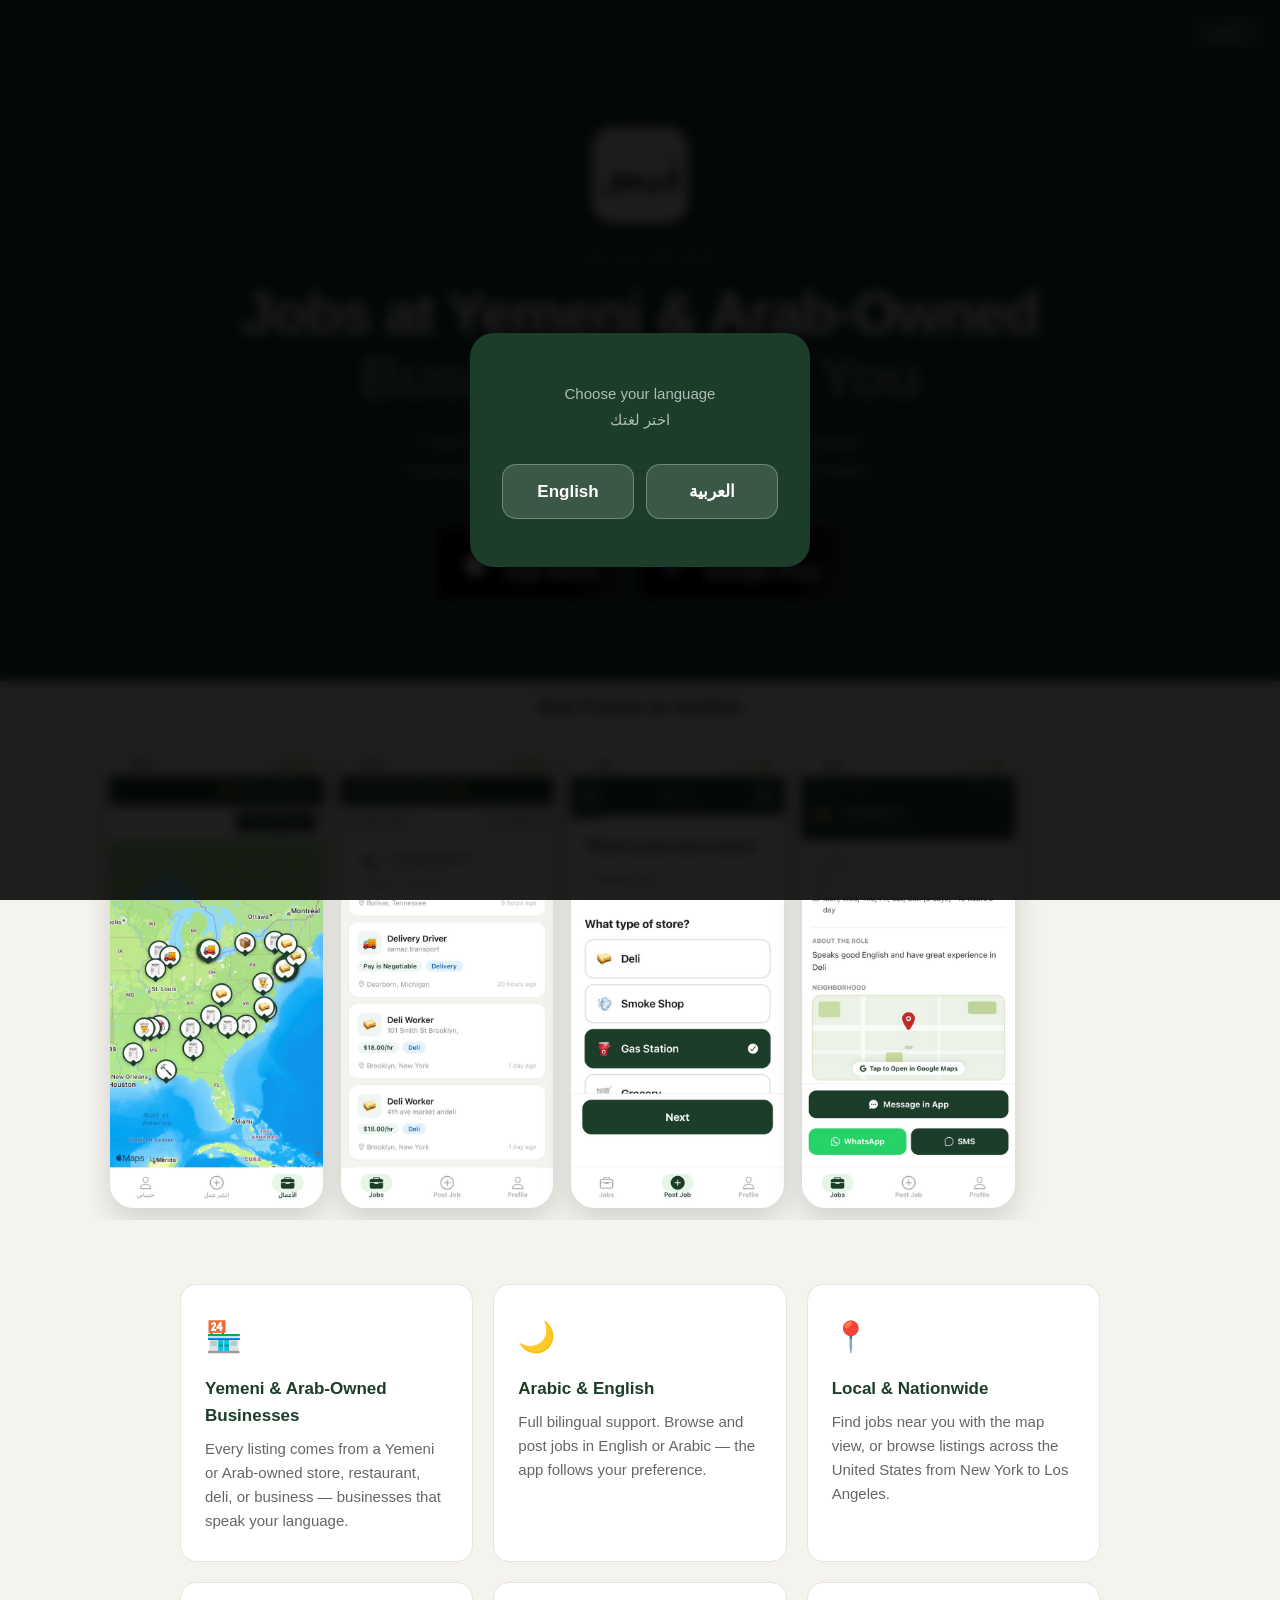
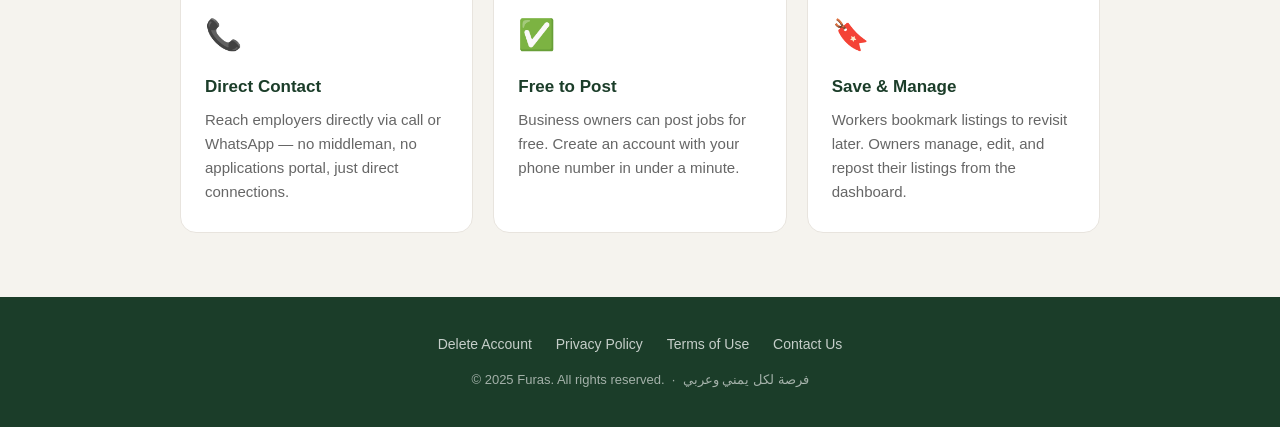
<file: index.html>
<!DOCTYPE html>
<html lang="en" dir="ltr">
<head>
  <meta charset="UTF-8" />
  <meta name="viewport" content="width=device-width, initial-scale=1.0" />
  <title>Furas — Jobs at Yemeni & Arab-Owned Businesses</title>
  <meta name="description" content="Furas connects workers with jobs at Yemeni & Arab-owned businesses across the United States. Browse listings, apply directly, and find your next opportunity." />
  <meta name="facebook-domain-verification" content="tc4w9knhorz4kend01oqqiblgfi0mv" />
  <link rel="canonical" href="https://furasapp.com/" />
  <link rel="alternate" hreflang="en" href="https://furasapp.com/" />
  <link rel="alternate" hreflang="ar" href="https://furasapp.com/index-ar.html" />
  <link rel="alternate" hreflang="x-default" href="https://furasapp.com/" />
  <meta property="og:type" content="website" />
  <meta property="og:site_name" content="Furas" />
  <meta property="og:title" content="Furas — Jobs at Yemeni & Arab-Owned Businesses" />
  <meta property="og:description" content="Furas connects workers with jobs at Yemeni & Arab-owned businesses across the United States. Browse listings, apply directly, and find your next opportunity." />
  <meta property="og:url" content="https://furasapp.com/" />
  <meta property="og:image" content="https://furasapp.com/icon.png" />
  <meta property="og:locale" content="en_US" />
  <meta property="og:locale:alternate" content="ar_AR" />
  <meta name="twitter:card" content="summary_large_image" />
  <meta name="twitter:title" content="Furas — Jobs at Yemeni & Arab-Owned Businesses" />
  <meta name="twitter:description" content="Furas connects workers with jobs at Yemeni & Arab-owned businesses across the United States. Browse listings, apply directly, and find your next opportunity." />
  <meta name="twitter:image" content="https://furasapp.com/icon.png" />
  <link rel="stylesheet" href="style.css?v=6" />
  <link rel="preconnect" href="https://fonts.googleapis.com">
  <link href="https://fonts.googleapis.com/css2?family=Tajawal:wght@400;700;800&display=swap" rel="stylesheet">
  <link rel="icon" href="data:image/svg+xml,<svg xmlns='http://www.w3.org/2000/svg' viewBox='0 0 100 100'><rect width='100' height='100' rx='20' fill='%231b3d29'/><text y='.9em' font-size='70' x='12'>🌙</text></svg>" />
  <meta name="apple-itunes-app" content="app-id=6769409699" />
  <script type="application/ld+json">
  {
    "@context": "https://schema.org",
    "@type": "MobileApplication",
    "name": "Furas",
    "url": "https://furasapp.com/",
    "description": "Furas connects workers with jobs at Yemeni & Arab-owned businesses across the United States. Browse listings, apply directly, and find your next opportunity.",
    "applicationCategory": "BusinessApplication",
    "operatingSystem": "iOS, Android",
    "inLanguage": ["en", "ar"],
    "offers": { "@type": "Offer", "price": "0", "priceCurrency": "USD" },
    "downloadUrl": [
      "https://apps.apple.com/app/id6769409699",
      "https://play.google.com/store/apps/details?id=com.yourname.localhire"
    ]
  }
  </script>

  <!-- Meta Pixel Code -->
  <script>
  !function(f,b,e,v,n,t,s)
  {if(f.fbq)return;n=f.fbq=function(){n.callMethod?
  n.callMethod.apply(n,arguments):n.queue.push(arguments)};
  if(!f._fbq)f._fbq=n;n.push=n;n.loaded=!0;n.version='2.0';
  n.queue=[];t=b.createElement(e);t.async=!0;
  t.src=v;s=b.getElementsByTagName(e)[0];
  s.parentNode.insertBefore(t,s)}(window, document,'script',
  'https://connect.facebook.net/en_US/fbevents.js');
  fbq('init', '2056432011960750');
  fbq('track', 'PageView');
  </script>
  <noscript><img height="1" width="1" style="display:none"
  src="https://www.facebook.com/tr?id=2056432011960750&ev=PageView&noscript=1"
  /></noscript>
  <!-- End Meta Pixel Code -->
</head>
<body>

<!-- Language picker — shown on first visit -->
<div id="lang-overlay" class="lang-overlay">
  <div class="lang-picker">
    <p class="lang-picker-sub">Choose your language<br>اختر لغتك</p>
    <div class="lang-choices">
      <button class="lang-choice-btn" onclick="setLang('en')">English</button>
      <button class="lang-choice-btn" onclick="setLang('ar')">العربية</button>
    </div>
  </div>
</div>

<nav>
  <a class="logo" href="index.html"></a>
  <div class="nav-right">
    <button class="lang-toggle" id="lang-toggle-btn" onclick="toggleLang()">عربي</button>
  </div>
</nav>

<section class="hero">
  <img src="icon.png" alt="Furas" class="hero-icon" width="96" height="96" />
  <p class="tagline-ar">فرصة لكل يمني وعربي</p>
  <h1 data-i18n-html="heroTitle">Jobs at Yemeni & Arab-Owned<br/><span>Businesses Near You</span></h1>
  <p data-i18n="heroSub">Furas connects workers with jobs at Yemeni & Arab-owned businesses across the United States — in English and Arabic.</p>
  <div class="badges">
    <a class="badge badge-apple" href="https://furas.onelink.me/WweV/8puqmdpc?pid=website&c=homepage_ios" target="_blank" rel="noopener" onclick="if(typeof fbq==='function')fbq('track','Lead',{content_name:'AppStore'})">
      <svg class="badge-icon" viewBox="0 0 24 24" fill="white">
        <path d="M18.71 19.5c-.83 1.24-1.71 2.45-3.05 2.47-1.34.03-1.77-.79-3.29-.79-1.53 0-2 .77-3.27.82-1.31.05-2.3-1.32-3.14-2.53C4.25 17 2.94 12.45 4.7 9.39c.87-1.52 2.43-2.48 4.12-2.51 1.28-.02 2.5.87 3.29.87.78 0 2.26-1.07 3.8-.91.65.03 2.47.26 3.64 1.98-.09.06-2.17 1.28-2.15 3.81.03 3.02 2.65 4.03 2.68 4.04-.03.07-.42 1.44-1.38 2.83M13 3.5c.73-.83 1.94-1.46 2.94-1.5.13 1.17-.34 2.35-1.04 3.19-.69.85-1.83 1.51-2.95 1.42-.15-1.15.41-2.35 1.05-3.11z"/>
      </svg>
      <div class="badge-text">
        <span class="badge-line1" data-i18n="appLine1">Download on the</span>
        <span class="badge-line2">App Store</span>
      </div>
    </a>
    <a class="badge badge-google" href="https://furas.onelink.me/WweV/8puqmdpc?pid=website&c=homepage_android" target="_blank" rel="noopener" onclick="if(typeof fbq==='function')fbq('track','Lead',{content_name:'GooglePlay'})">
      <svg class="badge-icon" viewBox="0 0 24 24" fill="none" xmlns="http://www.w3.org/2000/svg">
        <path d="M3.18 23.76c.3.16.64.19.96.09l.09-.06 11.07-6.37-2.38-2.38-9.74 8.72z" fill="#EA4335"/>
        <path d="M18.66 14.32L16.2 12.9l2.49-2.49 2.43 1.39c.69.4.69 1.04 0 1.44l-2.46 1.08z" fill="#FBBC04"/>
        <path d="M3.02.28C2.72.45 2.5.79 2.5 1.23v21.54c0 .43.22.77.52.94l.09.05 12.05-12.05L3.02.28z" fill="#4285F4"/>
        <path d="M15.26 11.61L4.17.59l10.99 6.34-2.38 2.38 2.48 2.3z" fill="#34A853"/>
      </svg>
      <div class="badge-text">
        <span class="badge-line1" data-i18n="googleLine1">Get it on</span>
        <span class="badge-line2">Google Play</span>
      </div>
    </a>
</section>

<h2 class="screenshots-title" data-i18n="screenshotsTitle">See Furas in Action</h2>
<section class="screenshots">
  <a class="screenshot-link" href="https://furas.onelink.me/WweV/8puqmdpc?pid=website&c=homepage_screenshot" target="_blank" rel="noopener">
    <img src="screenshots/shot-map-ar.jpg" width="600" height="1298" loading="lazy" alt="خريطة الأعمال في تطبيق فُرص" />
  </a>
  <a class="screenshot-link" href="https://furas.onelink.me/WweV/8puqmdpc?pid=website&c=homepage_screenshot" target="_blank" rel="noopener">
    <img src="screenshots/shot-browse-en.jpg" width="600" height="1298" loading="lazy" alt="Browse jobs at Yemeni and Arab-owned businesses in the Furas app" />
  </a>
  <a class="screenshot-link" href="https://furas.onelink.me/WweV/8puqmdpc?pid=website&c=homepage_screenshot" target="_blank" rel="noopener">
    <img src="screenshots/shot-post-en.jpg" width="600" height="1298" loading="lazy" alt="Posting a job as a business owner in the Furas app" />
  </a>
  <a class="screenshot-link" href="https://furas.onelink.me/WweV/8puqmdpc?pid=website&c=homepage_screenshot" target="_blank" rel="noopener">
    <img src="screenshots/shot-detail-en.jpg" width="600" height="1298" loading="lazy" alt="Job detail screen with direct call, WhatsApp, and in-app message options" />
  </a>
</section>

<section class="features">
  <div class="feature">
    <div class="icon">🏪</div>
    <h3 data-i18n="feat1Title">Yemeni & Arab-Owned Businesses</h3>
    <p data-i18n="feat1Desc">Every listing comes from a Yemeni or Arab-owned store, restaurant, deli, or business — businesses that speak your language.</p>
  </div>
  <div class="feature">
    <div class="icon">🌙</div>
    <h3 data-i18n="feat2Title">Arabic & English</h3>
    <p data-i18n="feat2Desc">Full bilingual support. Browse and post jobs in English or Arabic — the app follows your preference.</p>
  </div>
  <div class="feature">
    <div class="icon">📍</div>
    <h3 data-i18n="feat3Title">Local & Nationwide</h3>
    <p data-i18n="feat3Desc">Find jobs near you with the map view, or browse listings across the United States from New York to Los Angeles.</p>
  </div>
  <div class="feature">
    <div class="icon">📞</div>
    <h3 data-i18n="feat4Title">Direct Contact</h3>
    <p data-i18n="feat4Desc">Reach employers directly via call or WhatsApp — no middleman, no applications portal, just direct connections.</p>
  </div>
  <div class="feature">
    <div class="icon">✅</div>
    <h3 data-i18n="feat5Title">Free to Post</h3>
    <p data-i18n="feat5Desc">Business owners can post jobs for free. Create an account with your phone number in under a minute.</p>
  </div>
  <div class="feature">
    <div class="icon">🔖</div>
    <h3 data-i18n="feat6Title">Save & Manage</h3>
    <p data-i18n="feat6Desc">Workers bookmark listings to revisit later. Owners manage, edit, and repost their listings from the dashboard.</p>
  </div>
</section>

<footer>
  <div class="footer-links">
    <a href="delete-account.html" data-i18n="footerDeleteAccount" data-href-en="delete-account.html" data-href-ar="delete-account-ar.html">Delete Account</a>
    <a href="privacy.html" data-i18n="footerPrivacy" data-href-en="privacy.html" data-href-ar="privacy-ar.html">Privacy Policy</a>
    <a href="terms.html" data-i18n="footerTerms" data-href-en="terms.html" data-href-ar="terms-ar.html">Terms of Use</a>
    <a href="mailto:support@furasapp.com" data-i18n="footerContact">Contact Us</a>
  </div>
  <p class="copy">&copy; 2025 Furas. <span data-i18n="allRights">All rights reserved.</span> &nbsp;·&nbsp; فرصة لكل يمني وعربي</p>
</footer>

<script>
const strings = {
  en: {
    pageTitle: 'Furas — Jobs at Yemeni & Arab-Owned Businesses',
    langToggle: 'عربي',
    heroTitle: 'Find Work or Hire —<br/><span>All in One App</span>',
    heroSub: 'Furas is the app for Yemeni & Arab workers looking for jobs and business owners looking to hire — in English and Arabic, across the United States.',
    appLine1: 'Download on the',
    googleLine1: 'Get it on',
    screenshotsTitle: 'See Furas in Action',
    feat1Title: 'Yemeni & Arab-Owned Businesses',
    feat1Desc: 'Browse jobs at Yemeni & Arab-owned stores, delis, and restaurants — or post your own opening if you\'re an owner.',
    feat2Title: 'Arabic & English',
    feat2Desc: 'Full bilingual support for workers and owners alike. Switch languages anytime — the app remembers your preference.',
    feat3Title: 'Local & Nationwide',
    feat3Desc: 'Workers find jobs nearby using the map view. Owners reach workers in their city or anywhere across the US.',
    feat4Title: 'Direct Contact',
    feat4Desc: 'Workers call or WhatsApp employers directly. Owners get contacted straight — no portal, no middleman.',
    feat5Title: 'Free to Post',
    feat5Desc: 'Owners post jobs for free in under a minute. Workers browse all listings for free — no account needed.',
    feat6Title: 'Save & Manage',
    feat6Desc: 'Workers bookmark listings to revisit later. Owners manage, edit, and repost their listings from the dashboard.',
    footerDeleteAccount: 'Delete Account',
    footerPrivacy: 'Privacy Policy',
    footerTerms: 'Terms of Use',
    footerContact: 'Contact Us',
    allRights: 'All rights reserved.',
  },
  ar: {
    pageTitle: 'فُرص — أعمال في محلات يمنية وعربية',
    langToggle: 'English',
    heroTitle: 'ابحث عن عمل أو عامل —<br/><span>كله في تطبيق واحد</span>',
    heroSub: 'فُرص هو التطبيق للعمال اليمنيين والعرب الباحثين عن عمل ولأصحاب المحلات الباحثين عن عمال — بالعربية والإنجليزية، في جميع أنحاء الولايات المتحدة.',
    appLine1: 'احصل عليه من',
    googleLine1: 'احصل عليه من',
    screenshotsTitle: 'شاهد فُرص وهو يعمل',
    feat1Title: 'محلات يمنية وعربية',
    feat1Desc: 'تصفح أعمالاً في محلات يمنية وعربية، أو انشر عملاً إذا كنت صاحب محل.',
    feat2Title: 'عربي وإنجليزي',
    feat2Desc: 'دعم كامل للغتين للعمال وأصحاب المحلات. غيّر اللغة في أي وقت — التطبيق يتذكر تفضيلك.',
    feat3Title: 'محلي وعلى مستوى البلاد',
    feat3Desc: 'العمال يجدون أعمالاً قريبة بعرض الخريطة. أصحاب المحلات يصلون لعمال في مدينتهم أو في كل الولايات.',
    feat4Title: 'تواصل مباشر',
    feat4Desc: 'العمال يتواصلون مع أصحاب المحلات مباشرة بالمكالمة أو واتساب. أصحاب المحلات يستقبلون التواصل بلا وسيط.',
    feat5Title: 'النشر مجاني',
    feat5Desc: 'أصحاب المحلات ينشرون أعمالاً مجاناً في أقل من دقيقة. العمال يتصفحون كل المنشورات مجاناً بدون حساب.',
    feat6Title: 'احفظ وأدِر',
    feat6Desc: 'العمال يحفظون المنشورات للرجوع إليها لاحقاً. أصحاب المحلات يديرون ويعدّلون منشوراتهم من لوحة التحكم.',
    footerDeleteAccount: 'حذف الحساب',
    footerPrivacy: 'سياسة الخصوصية',
    footerTerms: 'شروط الاستخدام',
    footerContact: 'تواصل معنا',
    allRights: 'جميع الحقوق محفوظة.',
  }
};

function applyLang(lang) {
  const html = document.documentElement;
  html.lang = lang;
  html.dir = lang === 'ar' ? 'rtl' : 'ltr';
  document.body.classList.toggle('rtl', lang === 'ar');
  document.title = strings[lang].pageTitle;

  document.querySelectorAll('[data-i18n]').forEach(function(el) {
    const key = el.dataset.i18n;
    if (strings[lang][key] !== undefined) el.textContent = strings[lang][key];
    if (el.dataset['href' + (lang === 'ar' ? 'Ar' : 'En')]) {
      el.href = el.dataset['href' + (lang === 'ar' ? 'Ar' : 'En')];
    }
  });

  document.querySelectorAll('[data-i18n-html]').forEach(function(el) {
    const key = el.dataset.i18nHtml;
    if (strings[lang][key] !== undefined) el.innerHTML = strings[lang][key];
  });

  document.getElementById('lang-toggle-btn').textContent = strings[lang].langToggle;
  localStorage.setItem('furas-lang', lang);
}

function setLang(lang) {
  document.getElementById('lang-overlay').style.display = 'none';
  applyLang(lang);
}

function toggleLang() {
  const current = localStorage.getItem('furas-lang') || 'en';
  setLang(current === 'en' ? 'ar' : 'en');
}

(function() {
  const saved = localStorage.getItem('furas-lang');
  if (saved) {
    document.getElementById('lang-overlay').style.display = 'none';
    applyLang(saved);
  } else {
    document.getElementById('lang-overlay').style.display = 'flex';
  }
})();

// Meta Conversions API mirror (server-side dedup of Pixel events)
const CAPI_FN_URL = 'https://zbzhilbhkaizrxtdxpue.supabase.co/functions/v1/meta-capi-event';
const CAPI_ANON_KEY = 'eyJhbGciOiJIUzI1NiIsInR5cCI6IkpXVCJ9.eyJpc3MiOiJzdXBhYmFzZSIsInJlZiI6InpiemhpbGJoa2FpenJ4dGR4cHVlIiwicm9sZSI6ImFub24iLCJpYXQiOjE3Nzg1MzMxODIsImV4cCI6MjA5NDEwOTE4Mn0.Y4RxP1vOifP6T_Qj64JvpmUho1A1nSyJqy-lBc1EH4o';

function fbEventId() {
  return 'evt_' + Date.now() + '_' + Math.random().toString(36).slice(2);
}

function getCookie(name) {
  const match = document.cookie.match('(^|;)\\s*' + name + '\\s*=\\s*([^;]+)');
  return match ? match.pop() : '';
}

function sendCapiEvent(eventName, eventId) {
  fetch(CAPI_FN_URL, {
    method: 'POST',
    headers: {
      'Content-Type': 'application/json',
      'Authorization': 'Bearer ' + CAPI_ANON_KEY,
      'apikey': CAPI_ANON_KEY,
    },
    body: JSON.stringify({
      event_name: eventName,
      event_id: eventId,
      event_source_url: window.location.href,
      fbp: getCookie('_fbp'),
      fbc: getCookie('_fbc'),
    }),
  }).catch(function() {});
}

const viewEventId = fbEventId();
fbq('track', 'ViewContent', {}, { eventID: viewEventId });
sendCapiEvent('ViewContent', viewEventId);

document.querySelectorAll('.badge, .screenshot-link').forEach(function(badge) {
  badge.addEventListener('click', function() {
    const leadEventId = fbEventId();
    fbq('track', 'Lead', {}, { eventID: leadEventId });
    sendCapiEvent('Lead', leadEventId);
  });
});
</script>

</body>
</html>
</file>
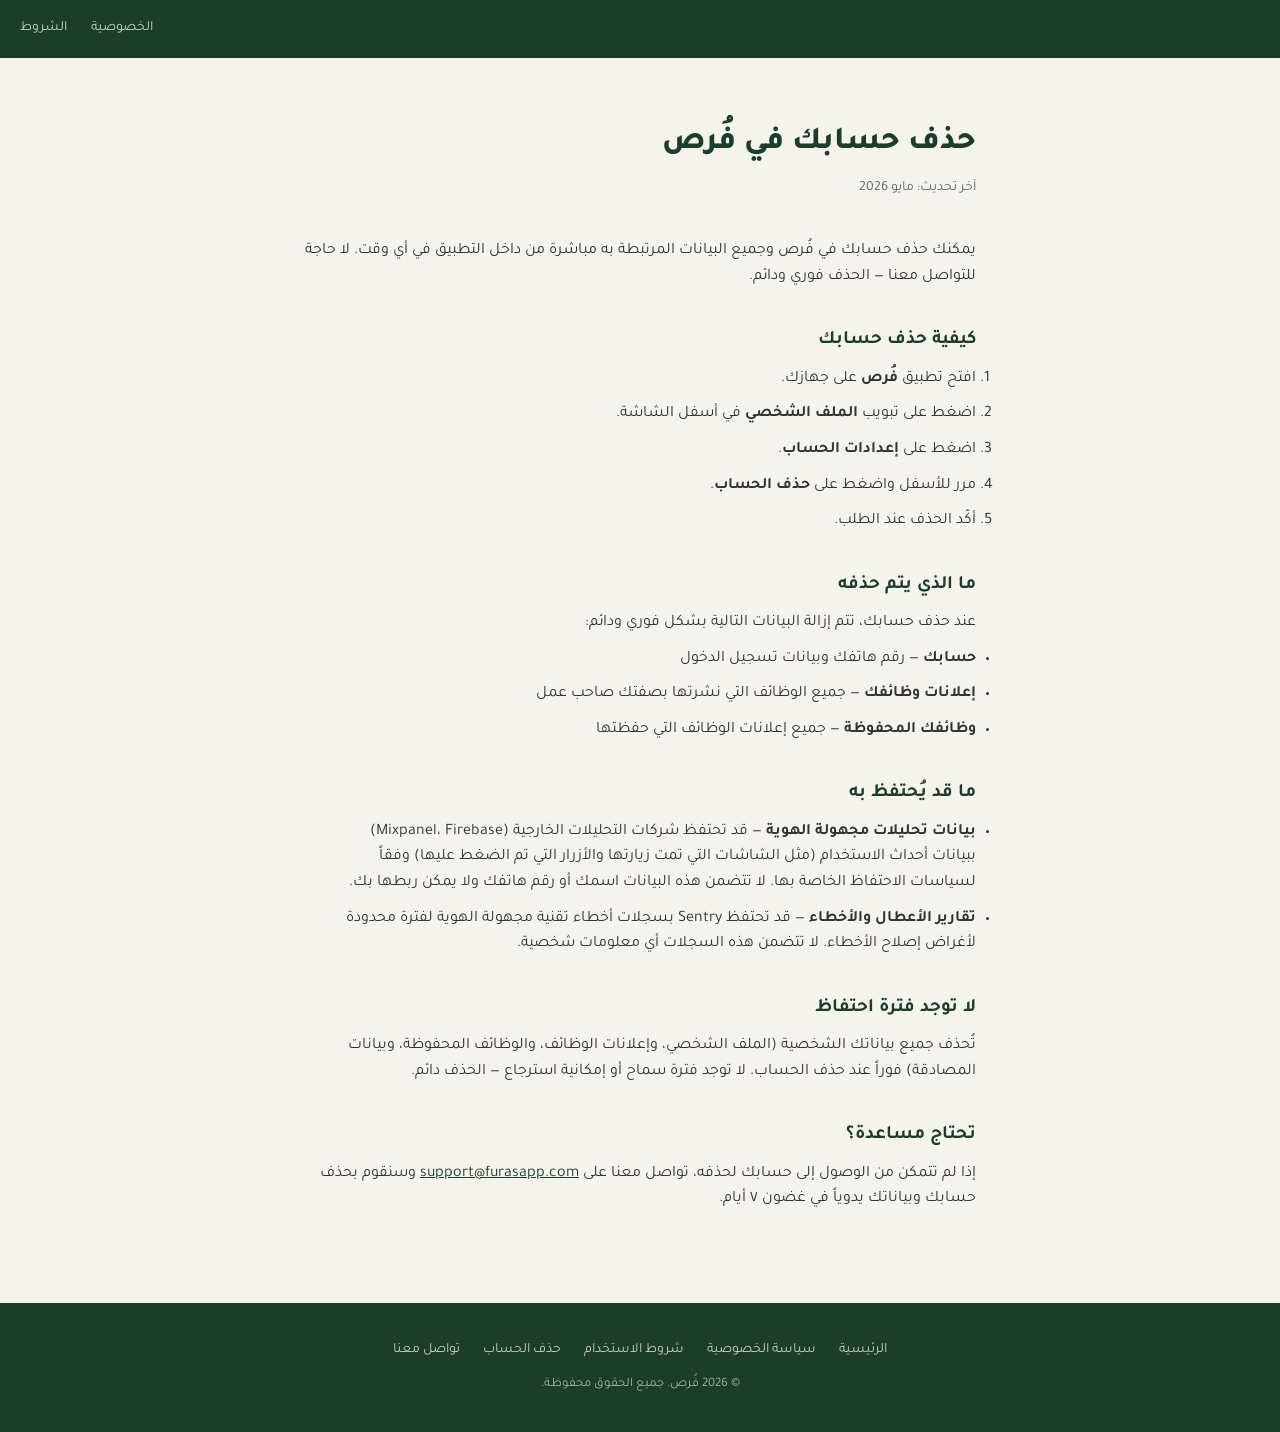
<file: delete-account-ar.html>
<!DOCTYPE html>
<html lang="ar" dir="rtl">
<head>
  <meta charset="UTF-8" />
  <meta name="viewport" content="width=device-width, initial-scale=1.0" />
  <title>حذف الحساب — فُرص</title>
  <link rel="canonical" href="https://furasapp.com/delete-account-ar.html" />
  <link rel="alternate" hreflang="ar" href="https://furasapp.com/delete-account-ar.html" />
  <link rel="alternate" hreflang="en" href="https://furasapp.com/delete-account.html" />
  <link rel="alternate" hreflang="x-default" href="https://furasapp.com/delete-account.html" />
  <link rel="stylesheet" href="style.css" />
  <link rel="preconnect" href="https://fonts.googleapis.com">
  <link href="https://fonts.googleapis.com/css2?family=Tajawal:wght@400;700;800&display=swap" rel="stylesheet">
  <style>
    body { font-family: 'Tajawal', sans-serif; }
    .legal { direction: rtl; text-align: right; }
  </style>
</head>
<body class="rtl">

<nav>
  <a class="logo" href="index.html"></a>
  <div class="nav-links">
    <a href="privacy-ar.html">الخصوصية</a>
    <a href="terms-ar.html">الشروط</a>
  </div>
</nav>

<div class="legal">
  <h1>حذف حسابك في فُرص</h1>
  <p class="updated">آخر تحديث: مايو 2026</p>

  <p>يمكنك حذف حسابك في فُرص وجميع البيانات المرتبطة به مباشرة من داخل التطبيق في أي وقت. لا حاجة للتواصل معنا — الحذف فوري ودائم.</p>

  <h2>كيفية حذف حسابك</h2>
  <ol>
    <li>افتح تطبيق <strong>فُرص</strong> على جهازك.</li>
    <li>اضغط على تبويب <strong>الملف الشخصي</strong> في أسفل الشاشة.</li>
    <li>اضغط على <strong>إعدادات الحساب</strong>.</li>
    <li>مرر للأسفل واضغط على <strong>حذف الحساب</strong>.</li>
    <li>أكّد الحذف عند الطلب.</li>
  </ol>

  <h2>ما الذي يتم حذفه</h2>
  <p>عند حذف حسابك، تتم إزالة البيانات التالية بشكل فوري ودائم:</p>
  <ul>
    <li><strong>حسابك</strong> — رقم هاتفك وبيانات تسجيل الدخول</li>
    <li><strong>إعلانات وظائفك</strong> — جميع الوظائف التي نشرتها بصفتك صاحب عمل</li>
    <li><strong>وظائفك المحفوظة</strong> — جميع إعلانات الوظائف التي حفظتها</li>
  </ul>

  <h2>ما قد يُحتفظ به</h2>
  <ul>
    <li><strong>بيانات تحليلات مجهولة الهوية</strong> — قد تحتفظ شركات التحليلات الخارجية (Mixpanel، Firebase) ببيانات أحداث الاستخدام (مثل الشاشات التي تمت زيارتها والأزرار التي تم الضغط عليها) وفقاً لسياسات الاحتفاظ الخاصة بها. لا تتضمن هذه البيانات اسمك أو رقم هاتفك ولا يمكن ربطها بك.</li>
    <li><strong>تقارير الأعطال والأخطاء</strong> — قد تحتفظ Sentry بسجلات أخطاء تقنية مجهولة الهوية لفترة محدودة لأغراض إصلاح الأخطاء. لا تتضمن هذه السجلات أي معلومات شخصية.</li>
  </ul>

  <h2>لا توجد فترة احتفاظ</h2>
  <p>تُحذف جميع بياناتك الشخصية (الملف الشخصي، وإعلانات الوظائف، والوظائف المحفوظة، وبيانات المصادقة) فوراً عند حذف الحساب. لا توجد فترة سماح أو إمكانية استرجاع — الحذف دائم.</p>

  <h2>تحتاج مساعدة؟</h2>
  <p>إذا لم تتمكن من الوصول إلى حسابك لحذفه، تواصل معنا على <a href="mailto:support@furasapp.com">support@furasapp.com</a> وسنقوم بحذف حسابك وبياناتك يدوياً في غضون ٧ أيام.</p>
</div>

<footer>
  <div class="footer-links">
    <a href="index.html">الرئيسية</a>
    <a href="privacy-ar.html">سياسة الخصوصية</a>
    <a href="terms-ar.html">شروط الاستخدام</a>
    <a href="delete-account-ar.html">حذف الحساب</a>
    <a href="mailto:support@furasapp.com">تواصل معنا</a>
  </div>
  <p class="copy">&copy; 2026 فُرص. جميع الحقوق محفوظة.</p>
</footer>

</body>
</html>
</file>
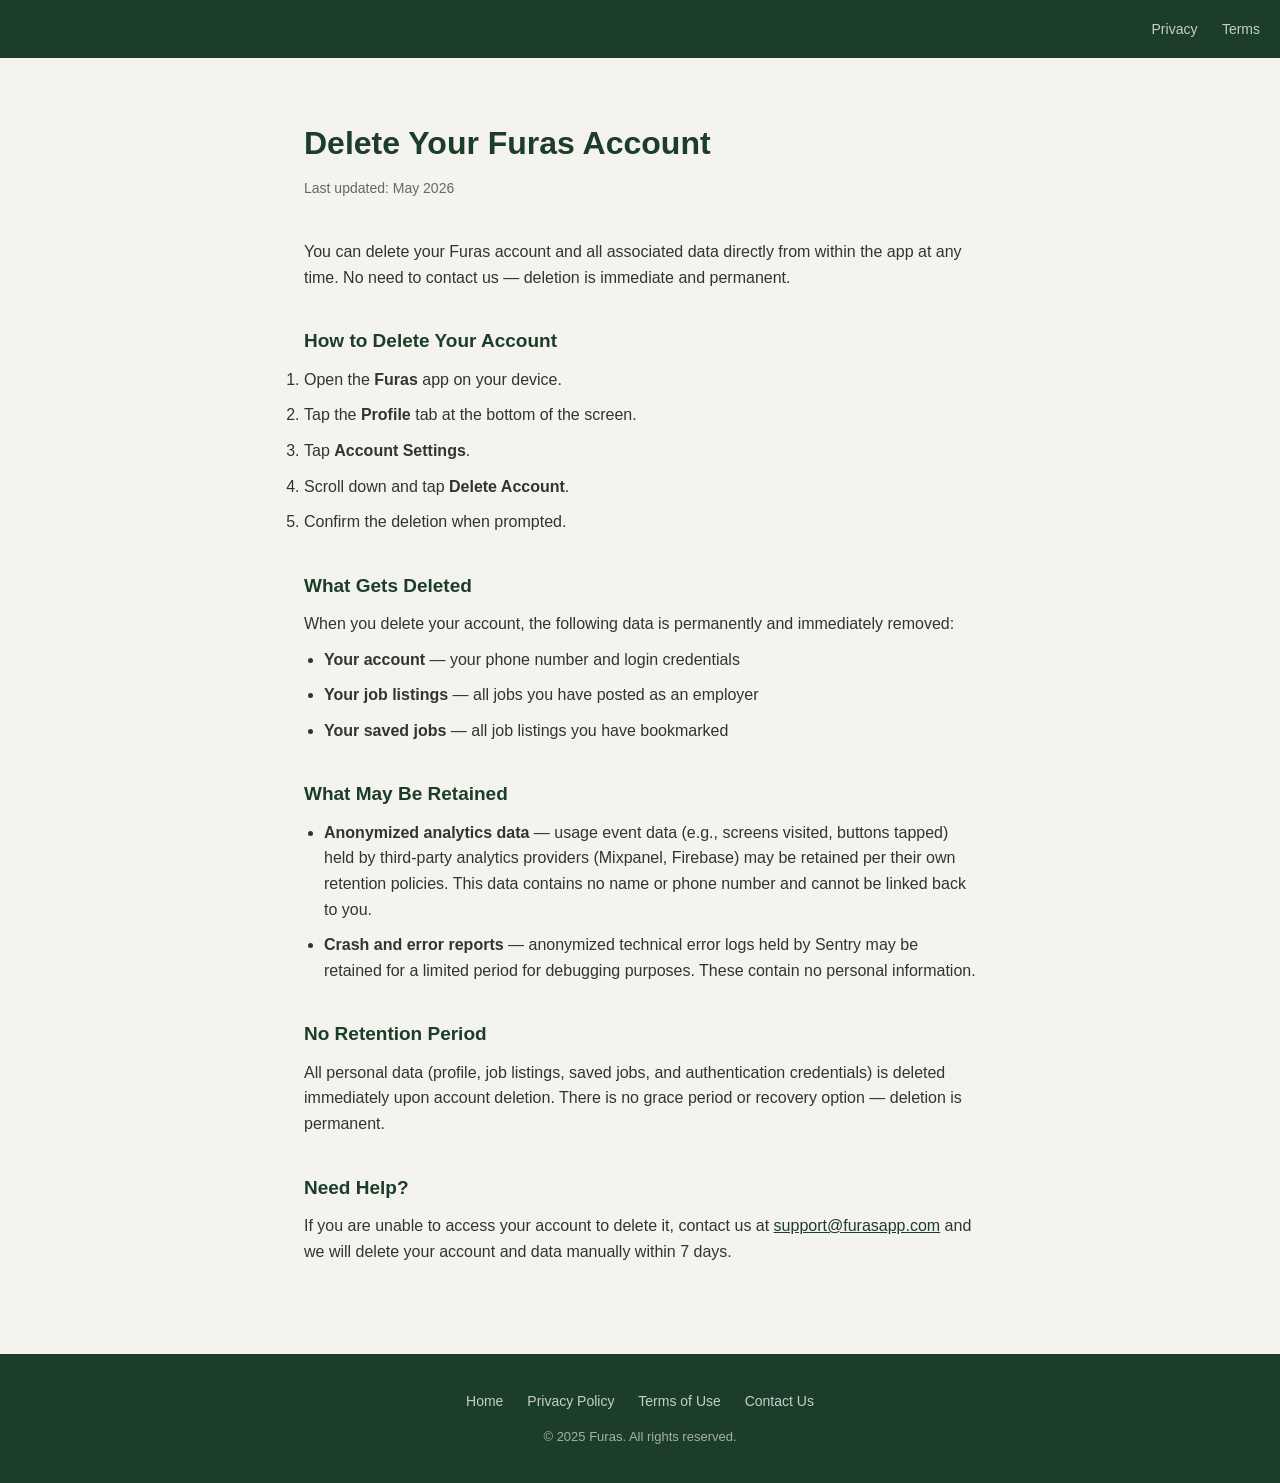
<file: delete-account.html>
<!DOCTYPE html>
<html lang="en">
<head>
  <meta charset="UTF-8" />
  <meta name="viewport" content="width=device-width, initial-scale=1.0" />
  <title>Delete Account — Furas</title>
  <link rel="canonical" href="https://furasapp.com/delete-account.html" />
  <link rel="alternate" hreflang="en" href="https://furasapp.com/delete-account.html" />
  <link rel="alternate" hreflang="ar" href="https://furasapp.com/delete-account-ar.html" />
  <link rel="alternate" hreflang="x-default" href="https://furasapp.com/delete-account.html" />
  <link rel="stylesheet" href="style.css" />
</head>
<body>

<nav>
  <a class="logo" href="index.html"></a>
  <div class="nav-links">
    <a href="privacy.html">Privacy</a>
    <a href="terms.html">Terms</a>
  </div>
</nav>

<div class="legal">
  <h1>Delete Your Furas Account</h1>
  <p class="updated">Last updated: May 2026</p>

  <p>You can delete your Furas account and all associated data directly from within the app at any time. No need to contact us — deletion is immediate and permanent.</p>

  <h2>How to Delete Your Account</h2>
  <ol>
    <li>Open the <strong>Furas</strong> app on your device.</li>
    <li>Tap the <strong>Profile</strong> tab at the bottom of the screen.</li>
    <li>Tap <strong>Account Settings</strong>.</li>
    <li>Scroll down and tap <strong>Delete Account</strong>.</li>
    <li>Confirm the deletion when prompted.</li>
  </ol>

  <h2>What Gets Deleted</h2>
  <p>When you delete your account, the following data is permanently and immediately removed:</p>
  <ul>
    <li><strong>Your account</strong> — your phone number and login credentials</li>
    <li><strong>Your job listings</strong> — all jobs you have posted as an employer</li>
    <li><strong>Your saved jobs</strong> — all job listings you have bookmarked</li>
  </ul>

  <h2>What May Be Retained</h2>
  <ul>
    <li><strong>Anonymized analytics data</strong> — usage event data (e.g., screens visited, buttons tapped) held by third-party analytics providers (Mixpanel, Firebase) may be retained per their own retention policies. This data contains no name or phone number and cannot be linked back to you.</li>
    <li><strong>Crash and error reports</strong> — anonymized technical error logs held by Sentry may be retained for a limited period for debugging purposes. These contain no personal information.</li>
  </ul>

  <h2>No Retention Period</h2>
  <p>All personal data (profile, job listings, saved jobs, and authentication credentials) is deleted immediately upon account deletion. There is no grace period or recovery option — deletion is permanent.</p>

  <h2>Need Help?</h2>
  <p>If you are unable to access your account to delete it, contact us at <a href="mailto:support@furasapp.com">support@furasapp.com</a> and we will delete your account and data manually within 7 days.</p>
</div>

<footer>
  <div class="footer-links">
    <a href="index.html">Home</a>
    <a href="privacy.html">Privacy Policy</a>
    <a href="terms.html">Terms of Use</a>
    <a href="mailto:support@furasapp.com">Contact Us</a>
  </div>
  <p class="copy">&copy; 2025 Furas. All rights reserved.</p>
</footer>

</body>
</html>
</file>
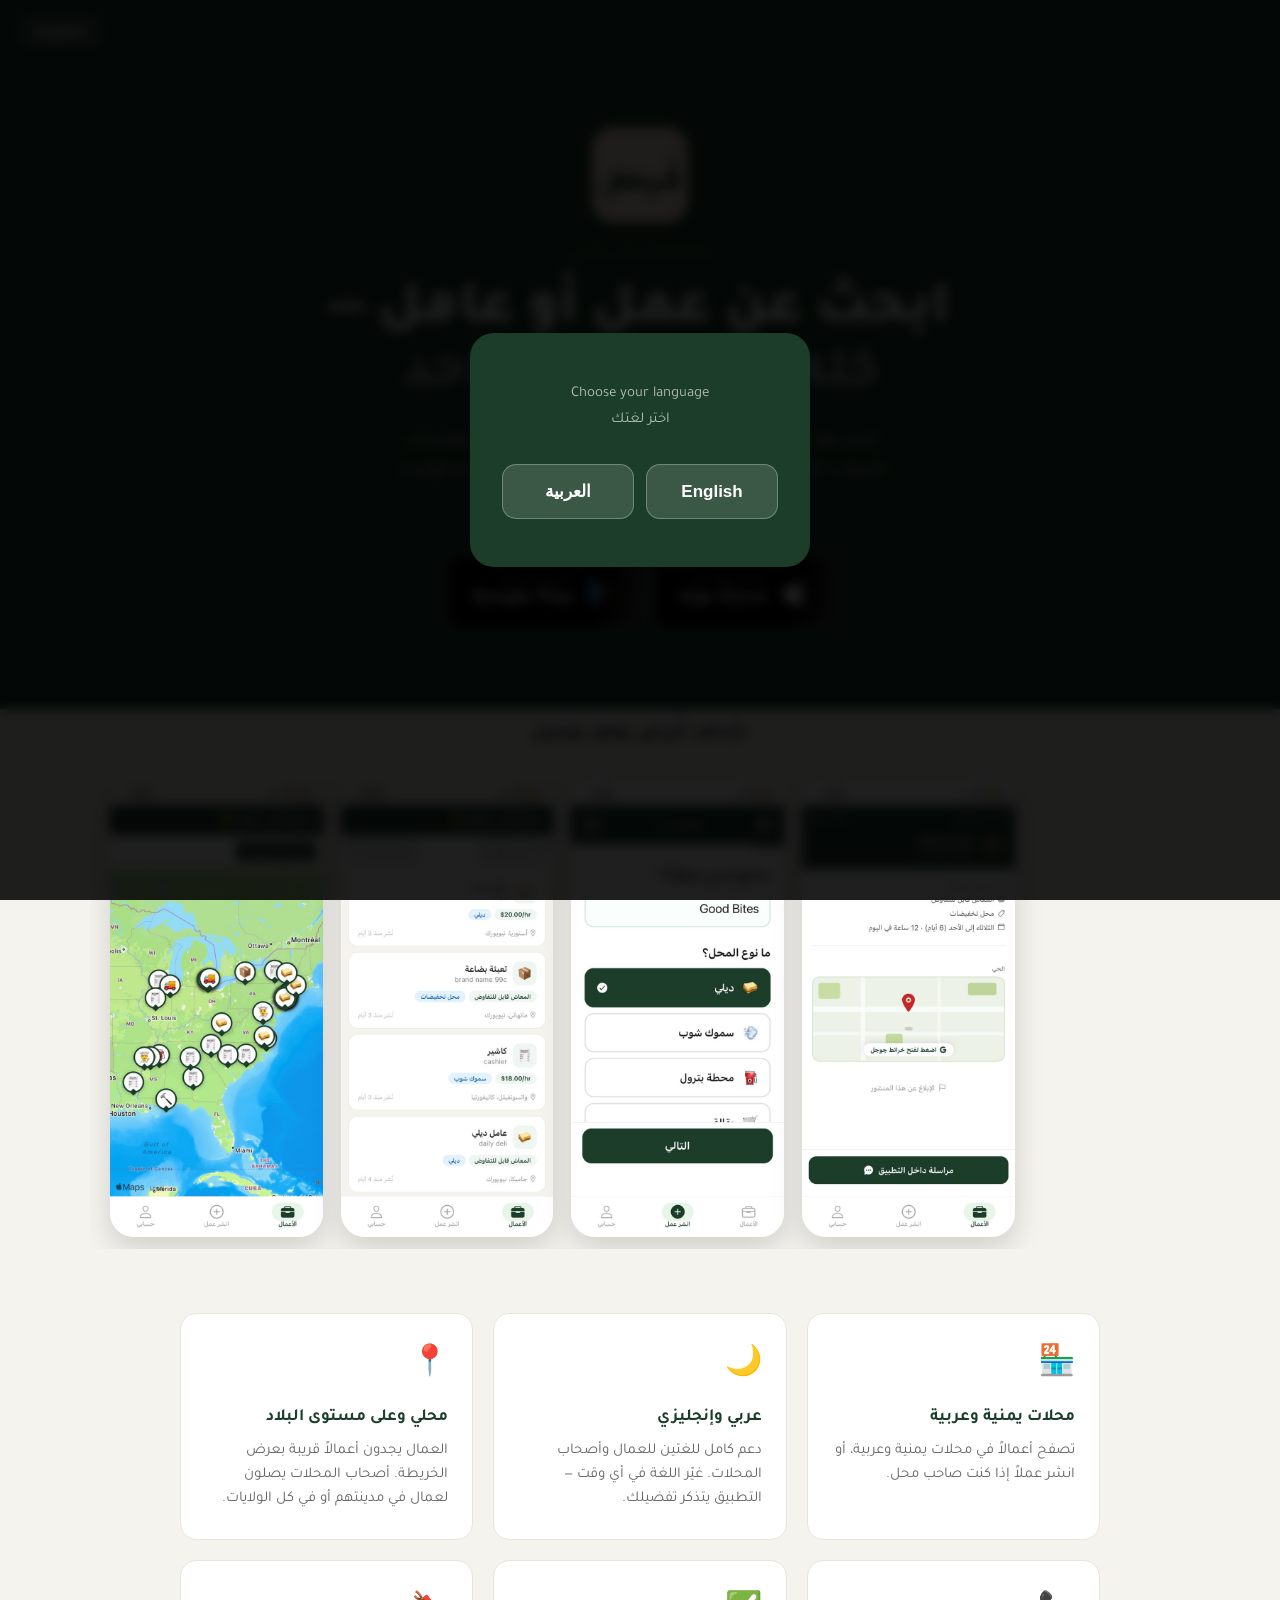
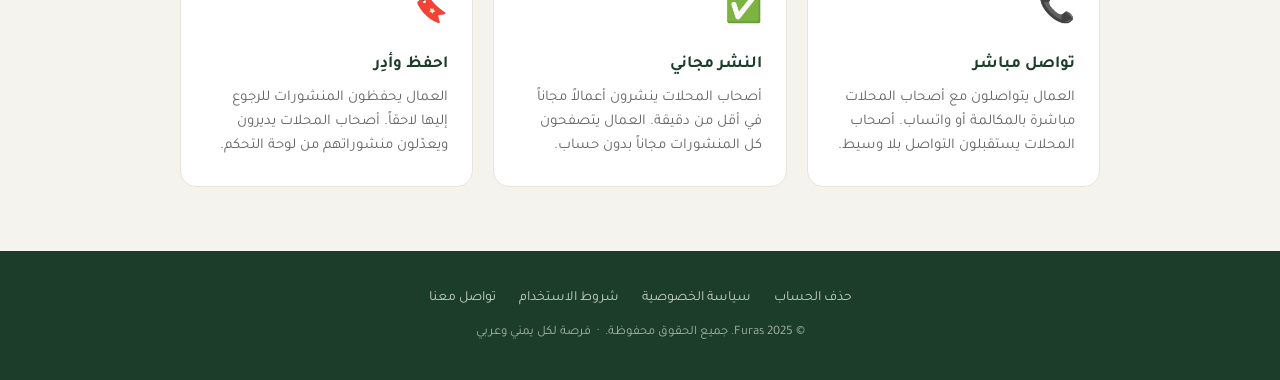
<file: index-ar.html>
<!DOCTYPE html>
<html lang="ar" dir="rtl">
<head>
  <meta charset="UTF-8" />
  <meta name="viewport" content="width=device-width, initial-scale=1.0" />
  <title>فُرص — أعمال في محلات يمنية وعربية</title>
  <meta name="description" content="فُرص يربط العمال بأعمال في محلات يمنية وعربية في جميع أنحاء الولايات المتحدة. تصفح المنشورات، تواصل مباشرة، وابحث عن فرصتك القادمة." />
  <meta name="facebook-domain-verification" content="tc4w9knhorz4kend01oqqiblgfi0mv" />
  <link rel="canonical" href="https://furasapp.com/index-ar.html" />
  <link rel="alternate" hreflang="ar" href="https://furasapp.com/index-ar.html" />
  <link rel="alternate" hreflang="en" href="https://furasapp.com/" />
  <link rel="alternate" hreflang="x-default" href="https://furasapp.com/" />
  <meta property="og:type" content="website" />
  <meta property="og:site_name" content="Furas" />
  <meta property="og:title" content="فُرص — أعمال في محلات يمنية وعربية" />
  <meta property="og:description" content="فُرص يربط العمال بأعمال في محلات يمنية وعربية في جميع أنحاء الولايات المتحدة. تصفح المنشورات، تواصل مباشرة، وابحث عن فرصتك القادمة." />
  <meta property="og:url" content="https://furasapp.com/index-ar.html" />
  <meta property="og:image" content="https://furasapp.com/icon.png" />
  <meta property="og:locale" content="ar_AR" />
  <meta property="og:locale:alternate" content="en_US" />
  <meta name="twitter:card" content="summary_large_image" />
  <meta name="twitter:title" content="فُرص — أعمال في محلات يمنية وعربية" />
  <meta name="twitter:description" content="فُرص يربط العمال بأعمال في محلات يمنية وعربية في جميع أنحاء الولايات المتحدة. تصفح المنشورات، تواصل مباشرة، وابحث عن فرصتك القادمة." />
  <meta name="twitter:image" content="https://furasapp.com/icon.png" />
  <link rel="stylesheet" href="style.css?v=6" />
  <link rel="preconnect" href="https://fonts.googleapis.com">
  <link href="https://fonts.googleapis.com/css2?family=Tajawal:wght@400;700;800&display=swap" rel="stylesheet">
  <link rel="icon" href="data:image/svg+xml,<svg xmlns='http://www.w3.org/2000/svg' viewBox='0 0 100 100'><rect width='100' height='100' rx='20' fill='%231b3d29'/><text y='.9em' font-size='70' x='12'>🌙</text></svg>" />
  <meta name="apple-itunes-app" content="app-id=6769409699" />
  <script type="application/ld+json">
  {
    "@context": "https://schema.org",
    "@type": "MobileApplication",
    "name": "Furas",
    "url": "https://furasapp.com/index-ar.html",
    "description": "فُرص يربط العمال بأعمال في محلات يمنية وعربية في جميع أنحاء الولايات المتحدة. تصفح المنشورات، تواصل مباشرة، وابحث عن فرصتك القادمة.",
    "applicationCategory": "BusinessApplication",
    "operatingSystem": "iOS, Android",
    "inLanguage": ["ar", "en"],
    "offers": { "@type": "Offer", "price": "0", "priceCurrency": "USD" },
    "downloadUrl": [
      "https://apps.apple.com/app/id6769409699",
      "https://play.google.com/store/apps/details?id=com.yourname.localhire"
    ]
  }
  </script>

  <!-- Meta Pixel Code -->
  <script>
  !function(f,b,e,v,n,t,s)
  {if(f.fbq)return;n=f.fbq=function(){n.callMethod?
  n.callMethod.apply(n,arguments):n.queue.push(arguments)};
  if(!f._fbq)f._fbq=n;n.push=n;n.loaded=!0;n.version='2.0';
  n.queue=[];t=b.createElement(e);t.async=!0;
  t.src=v;s=b.getElementsByTagName(e)[0];
  s.parentNode.insertBefore(t,s)}(window, document,'script',
  'https://connect.facebook.net/en_US/fbevents.js');
  fbq('init', '2056432011960750');
  fbq('track', 'PageView');
  </script>
  <noscript><img height="1" width="1" style="display:none"
  src="https://www.facebook.com/tr?id=2056432011960750&ev=PageView&noscript=1"
  /></noscript>
  <!-- End Meta Pixel Code -->
</head>
<body class="rtl">

<!-- Language picker — shown on first visit -->
<div id="lang-overlay" class="lang-overlay">
  <div class="lang-picker">
    <p class="lang-picker-sub">Choose your language<br>اختر لغتك</p>
    <div class="lang-choices">
      <button class="lang-choice-btn" onclick="setLang('en')">English</button>
      <button class="lang-choice-btn" onclick="setLang('ar')">العربية</button>
    </div>
  </div>
</div>

<nav>
  <a class="logo" href="index-ar.html"></a>
  <div class="nav-right">
    <button class="lang-toggle" id="lang-toggle-btn" onclick="toggleLang()">English</button>
  </div>
</nav>

<section class="hero">
  <img src="icon.png" alt="Furas" class="hero-icon" width="96" height="96" />
  <p class="tagline-ar">فرصة لكل يمني وعربي</p>
  <h1 data-i18n-html="heroTitle">ابحث عن عمل أو عامل —<br/><span>كله في تطبيق واحد</span></h1>
  <p data-i18n="heroSub">فُرص هو التطبيق للعمال اليمنيين والعرب الباحثين عن عمل ولأصحاب المحلات الباحثين عن عمال — بالعربية والإنجليزية، في جميع أنحاء الولايات المتحدة.</p>
  <div class="badges">
    <a class="badge badge-apple" href="https://furas.onelink.me/WweV/8puqmdpc?pid=website&c=homepage_ios" target="_blank" rel="noopener" onclick="if(typeof fbq==='function')fbq('track','Lead',{content_name:'AppStore'})">
      <svg class="badge-icon" viewBox="0 0 24 24" fill="white">
        <path d="M18.71 19.5c-.83 1.24-1.71 2.45-3.05 2.47-1.34.03-1.77-.79-3.29-.79-1.53 0-2 .77-3.27.82-1.31.05-2.3-1.32-3.14-2.53C4.25 17 2.94 12.45 4.7 9.39c.87-1.52 2.43-2.48 4.12-2.51 1.28-.02 2.5.87 3.29.87.78 0 2.26-1.07 3.8-.91.65.03 2.47.26 3.64 1.98-.09.06-2.17 1.28-2.15 3.81.03 3.02 2.65 4.03 2.68 4.04-.03.07-.42 1.44-1.38 2.83M13 3.5c.73-.83 1.94-1.46 2.94-1.5.13 1.17-.34 2.35-1.04 3.19-.69.85-1.83 1.51-2.95 1.42-.15-1.15.41-2.35 1.05-3.11z"/>
      </svg>
      <div class="badge-text">
        <span class="badge-line1" data-i18n="appLine1">احصل عليه من</span>
        <span class="badge-line2">App Store</span>
      </div>
    </a>
    <a class="badge badge-google" href="https://furas.onelink.me/WweV/8puqmdpc?pid=website&c=homepage_android" target="_blank" rel="noopener" onclick="if(typeof fbq==='function')fbq('track','Lead',{content_name:'GooglePlay'})">
      <svg class="badge-icon" viewBox="0 0 24 24" fill="none" xmlns="http://www.w3.org/2000/svg">
        <path d="M3.18 23.76c.3.16.64.19.96.09l.09-.06 11.07-6.37-2.38-2.38-9.74 8.72z" fill="#EA4335"/>
        <path d="M18.66 14.32L16.2 12.9l2.49-2.49 2.43 1.39c.69.4.69 1.04 0 1.44l-2.46 1.08z" fill="#FBBC04"/>
        <path d="M3.02.28C2.72.45 2.5.79 2.5 1.23v21.54c0 .43.22.77.52.94l.09.05 12.05-12.05L3.02.28z" fill="#4285F4"/>
        <path d="M15.26 11.61L4.17.59l10.99 6.34-2.38 2.38 2.48 2.3z" fill="#34A853"/>
      </svg>
      <div class="badge-text">
        <span class="badge-line1" data-i18n="googleLine1">احصل عليه من</span>
        <span class="badge-line2">Google Play</span>
      </div>
    </a>
</section>

<h2 class="screenshots-title" data-i18n="screenshotsTitle">شاهد فُرص وهو يعمل</h2>
<section class="screenshots">
  <a class="screenshot-link" href="https://furas.onelink.me/WweV/8puqmdpc?pid=website&c=homepage_screenshot" target="_blank" rel="noopener">
    <img src="screenshots/shot-map-ar.jpg" width="600" height="1298" loading="lazy" alt="خريطة الأعمال في تطبيق فُرص" />
  </a>
  <a class="screenshot-link" href="https://furas.onelink.me/WweV/8puqmdpc?pid=website&c=homepage_screenshot" target="_blank" rel="noopener">
    <img src="screenshots/shot-browse-ar.jpg" width="600" height="1298" loading="lazy" alt="تصفح الأعمال في محلات يمنية وعربية داخل تطبيق فُرص" />
  </a>
  <a class="screenshot-link" href="https://furas.onelink.me/WweV/8puqmdpc?pid=website&c=homepage_screenshot" target="_blank" rel="noopener">
    <img src="screenshots/shot-post-ar.jpg" width="600" height="1298" loading="lazy" alt="نشر عمل كصاحب محل داخل تطبيق فُرص" />
  </a>
  <a class="screenshot-link" href="https://furas.onelink.me/WweV/8puqmdpc?pid=website&c=homepage_screenshot" target="_blank" rel="noopener">
    <img src="screenshots/shot-detail-ar.jpg" width="600" height="1298" loading="lazy" alt="تفاصيل العمل مع خيارات الاتصال المباشر وواتساب والمراسلة" />
  </a>
</section>

<section class="features">
  <div class="feature">
    <div class="icon">🏪</div>
    <h3 data-i18n="feat1Title">محلات يمنية وعربية</h3>
    <p data-i18n="feat1Desc">تصفح أعمالاً في محلات يمنية وعربية، أو انشر عملاً إذا كنت صاحب محل.</p>
  </div>
  <div class="feature">
    <div class="icon">🌙</div>
    <h3 data-i18n="feat2Title">عربي وإنجليزي</h3>
    <p data-i18n="feat2Desc">دعم كامل للغتين للعمال وأصحاب المحلات. غيّر اللغة في أي وقت — التطبيق يتذكر تفضيلك.</p>
  </div>
  <div class="feature">
    <div class="icon">📍</div>
    <h3 data-i18n="feat3Title">محلي وعلى مستوى البلاد</h3>
    <p data-i18n="feat3Desc">العمال يجدون أعمالاً قريبة بعرض الخريطة. أصحاب المحلات يصلون لعمال في مدينتهم أو في كل الولايات.</p>
  </div>
  <div class="feature">
    <div class="icon">📞</div>
    <h3 data-i18n="feat4Title">تواصل مباشر</h3>
    <p data-i18n="feat4Desc">العمال يتواصلون مع أصحاب المحلات مباشرة بالمكالمة أو واتساب. أصحاب المحلات يستقبلون التواصل بلا وسيط.</p>
  </div>
  <div class="feature">
    <div class="icon">✅</div>
    <h3 data-i18n="feat5Title">النشر مجاني</h3>
    <p data-i18n="feat5Desc">أصحاب المحلات ينشرون أعمالاً مجاناً في أقل من دقيقة. العمال يتصفحون كل المنشورات مجاناً بدون حساب.</p>
  </div>
  <div class="feature">
    <div class="icon">🔖</div>
    <h3 data-i18n="feat6Title">احفظ وأدِر</h3>
    <p data-i18n="feat6Desc">العمال يحفظون المنشورات للرجوع إليها لاحقاً. أصحاب المحلات يديرون ويعدّلون منشوراتهم من لوحة التحكم.</p>
  </div>
</section>

<footer>
  <div class="footer-links">
    <a href="delete-account-ar.html" data-i18n="footerDeleteAccount" data-href-en="delete-account.html" data-href-ar="delete-account-ar.html">حذف الحساب</a>
    <a href="privacy-ar.html" data-i18n="footerPrivacy" data-href-en="privacy.html" data-href-ar="privacy-ar.html">سياسة الخصوصية</a>
    <a href="terms-ar.html" data-i18n="footerTerms" data-href-en="terms.html" data-href-ar="terms-ar.html">شروط الاستخدام</a>
    <a href="mailto:support@furasapp.com" data-i18n="footerContact">تواصل معنا</a>
  </div>
  <p class="copy">&copy; 2025 Furas. <span data-i18n="allRights">جميع الحقوق محفوظة.</span> &nbsp;·&nbsp; فرصة لكل يمني وعربي</p>
</footer>

<script>
const strings = {
  en: {
    pageTitle: 'Furas — Jobs at Yemeni & Arab-Owned Businesses',
    langToggle: 'عربي',
    heroTitle: 'Find Work or Hire —<br/><span>All in One App</span>',
    heroSub: 'Furas is the app for Yemeni & Arab workers looking for jobs and business owners looking to hire — in English and Arabic, across the United States.',
    appLine1: 'Download on the',
    googleLine1: 'Get it on',
    screenshotsTitle: 'See Furas in Action',
    feat1Title: 'Yemeni & Arab-Owned Businesses',
    feat1Desc: 'Browse jobs at Yemeni & Arab-owned stores, delis, and restaurants — or post your own opening if you\'re an owner.',
    feat2Title: 'Arabic & English',
    feat2Desc: 'Full bilingual support for workers and owners alike. Switch languages anytime — the app remembers your preference.',
    feat3Title: 'Local & Nationwide',
    feat3Desc: 'Workers find jobs nearby using the map view. Owners reach workers in their city or anywhere across the US.',
    feat4Title: 'Direct Contact',
    feat4Desc: 'Workers call or WhatsApp employers directly. Owners get contacted straight — no portal, no middleman.',
    feat5Title: 'Free to Post',
    feat5Desc: 'Owners post jobs for free in under a minute. Workers browse all listings for free — no account needed.',
    feat6Title: 'Save & Manage',
    feat6Desc: 'Workers bookmark listings to revisit later. Owners manage, edit, and repost their listings from the dashboard.',
    footerDeleteAccount: 'Delete Account',
    footerPrivacy: 'Privacy Policy',
    footerTerms: 'Terms of Use',
    footerContact: 'Contact Us',
    allRights: 'All rights reserved.',
  },
  ar: {
    pageTitle: 'فُرص — أعمال في محلات يمنية وعربية',
    langToggle: 'English',
    heroTitle: 'ابحث عن عمل أو عامل —<br/><span>كله في تطبيق واحد</span>',
    heroSub: 'فُرص هو التطبيق للعمال اليمنيين والعرب الباحثين عن عمل ولأصحاب المحلات الباحثين عن عمال — بالعربية والإنجليزية، في جميع أنحاء الولايات المتحدة.',
    appLine1: 'احصل عليه من',
    googleLine1: 'احصل عليه من',
    screenshotsTitle: 'شاهد فُرص وهو يعمل',
    feat1Title: 'محلات يمنية وعربية',
    feat1Desc: 'تصفح أعمالاً في محلات يمنية وعربية، أو انشر عملاً إذا كنت صاحب محل.',
    feat2Title: 'عربي وإنجليزي',
    feat2Desc: 'دعم كامل للغتين للعمال وأصحاب المحلات. غيّر اللغة في أي وقت — التطبيق يتذكر تفضيلك.',
    feat3Title: 'محلي وعلى مستوى البلاد',
    feat3Desc: 'العمال يجدون أعمالاً قريبة بعرض الخريطة. أصحاب المحلات يصلون لعمال في مدينتهم أو في كل الولايات.',
    feat4Title: 'تواصل مباشر',
    feat4Desc: 'العمال يتواصلون مع أصحاب المحلات مباشرة بالمكالمة أو واتساب. أصحاب المحلات يستقبلون التواصل بلا وسيط.',
    feat5Title: 'النشر مجاني',
    feat5Desc: 'أصحاب المحلات ينشرون أعمالاً مجاناً في أقل من دقيقة. العمال يتصفحون كل المنشورات مجاناً بدون حساب.',
    feat6Title: 'احفظ وأدِر',
    feat6Desc: 'العمال يحفظون المنشورات للرجوع إليها لاحقاً. أصحاب المحلات يديرون ويعدّلون منشوراتهم من لوحة التحكم.',
    footerDeleteAccount: 'حذف الحساب',
    footerPrivacy: 'سياسة الخصوصية',
    footerTerms: 'شروط الاستخدام',
    footerContact: 'تواصل معنا',
    allRights: 'جميع الحقوق محفوظة.',
  }
};

function applyLang(lang) {
  const html = document.documentElement;
  html.lang = lang;
  html.dir = lang === 'ar' ? 'rtl' : 'ltr';
  document.body.classList.toggle('rtl', lang === 'ar');
  document.title = strings[lang].pageTitle;

  document.querySelectorAll('[data-i18n]').forEach(function(el) {
    const key = el.dataset.i18n;
    if (strings[lang][key] !== undefined) el.textContent = strings[lang][key];
    if (el.dataset['href' + (lang === 'ar' ? 'Ar' : 'En')]) {
      el.href = el.dataset['href' + (lang === 'ar' ? 'Ar' : 'En')];
    }
  });

  document.querySelectorAll('[data-i18n-html]').forEach(function(el) {
    const key = el.dataset.i18nHtml;
    if (strings[lang][key] !== undefined) el.innerHTML = strings[lang][key];
  });

  document.getElementById('lang-toggle-btn').textContent = strings[lang].langToggle;
  localStorage.setItem('furas-lang', lang);
}

function setLang(lang) {
  document.getElementById('lang-overlay').style.display = 'none';
  applyLang(lang);
}

function toggleLang() {
  const current = localStorage.getItem('furas-lang') || 'ar';
  setLang(current === 'en' ? 'ar' : 'en');
}

(function() {
  const saved = localStorage.getItem('furas-lang');
  if (saved) {
    document.getElementById('lang-overlay').style.display = 'none';
    applyLang(saved);
  } else {
    document.getElementById('lang-overlay').style.display = 'flex';
  }
})();

// Meta Conversions API mirror (server-side dedup of Pixel events)
const CAPI_FN_URL = 'https://zbzhilbhkaizrxtdxpue.supabase.co/functions/v1/meta-capi-event';
const CAPI_ANON_KEY = 'eyJhbGciOiJIUzI1NiIsInR5cCI6IkpXVCJ9.eyJpc3MiOiJzdXBhYmFzZSIsInJlZiI6InpiemhpbGJoa2FpenJ4dGR4cHVlIiwicm9sZSI6ImFub24iLCJpYXQiOjE3Nzg1MzMxODIsImV4cCI6MjA5NDEwOTE4Mn0.Y4RxP1vOifP6T_Qj64JvpmUho1A1nSyJqy-lBc1EH4o';

function fbEventId() {
  return 'evt_' + Date.now() + '_' + Math.random().toString(36).slice(2);
}

function getCookie(name) {
  const match = document.cookie.match('(^|;)\\s*' + name + '\\s*=\\s*([^;]+)');
  return match ? match.pop() : '';
}

function sendCapiEvent(eventName, eventId) {
  fetch(CAPI_FN_URL, {
    method: 'POST',
    headers: {
      'Content-Type': 'application/json',
      'Authorization': 'Bearer ' + CAPI_ANON_KEY,
      'apikey': CAPI_ANON_KEY,
    },
    body: JSON.stringify({
      event_name: eventName,
      event_id: eventId,
      event_source_url: window.location.href,
      fbp: getCookie('_fbp'),
      fbc: getCookie('_fbc'),
    }),
  }).catch(function() {});
}

const viewEventId = fbEventId();
fbq('track', 'ViewContent', {}, { eventID: viewEventId });
sendCapiEvent('ViewContent', viewEventId);

document.querySelectorAll('.badge, .screenshot-link').forEach(function(badge) {
  badge.addEventListener('click', function() {
    const leadEventId = fbEventId();
    fbq('track', 'Lead', {}, { eventID: leadEventId });
    sendCapiEvent('Lead', leadEventId);
  });
});
</script>

</body>
</html>
</file>
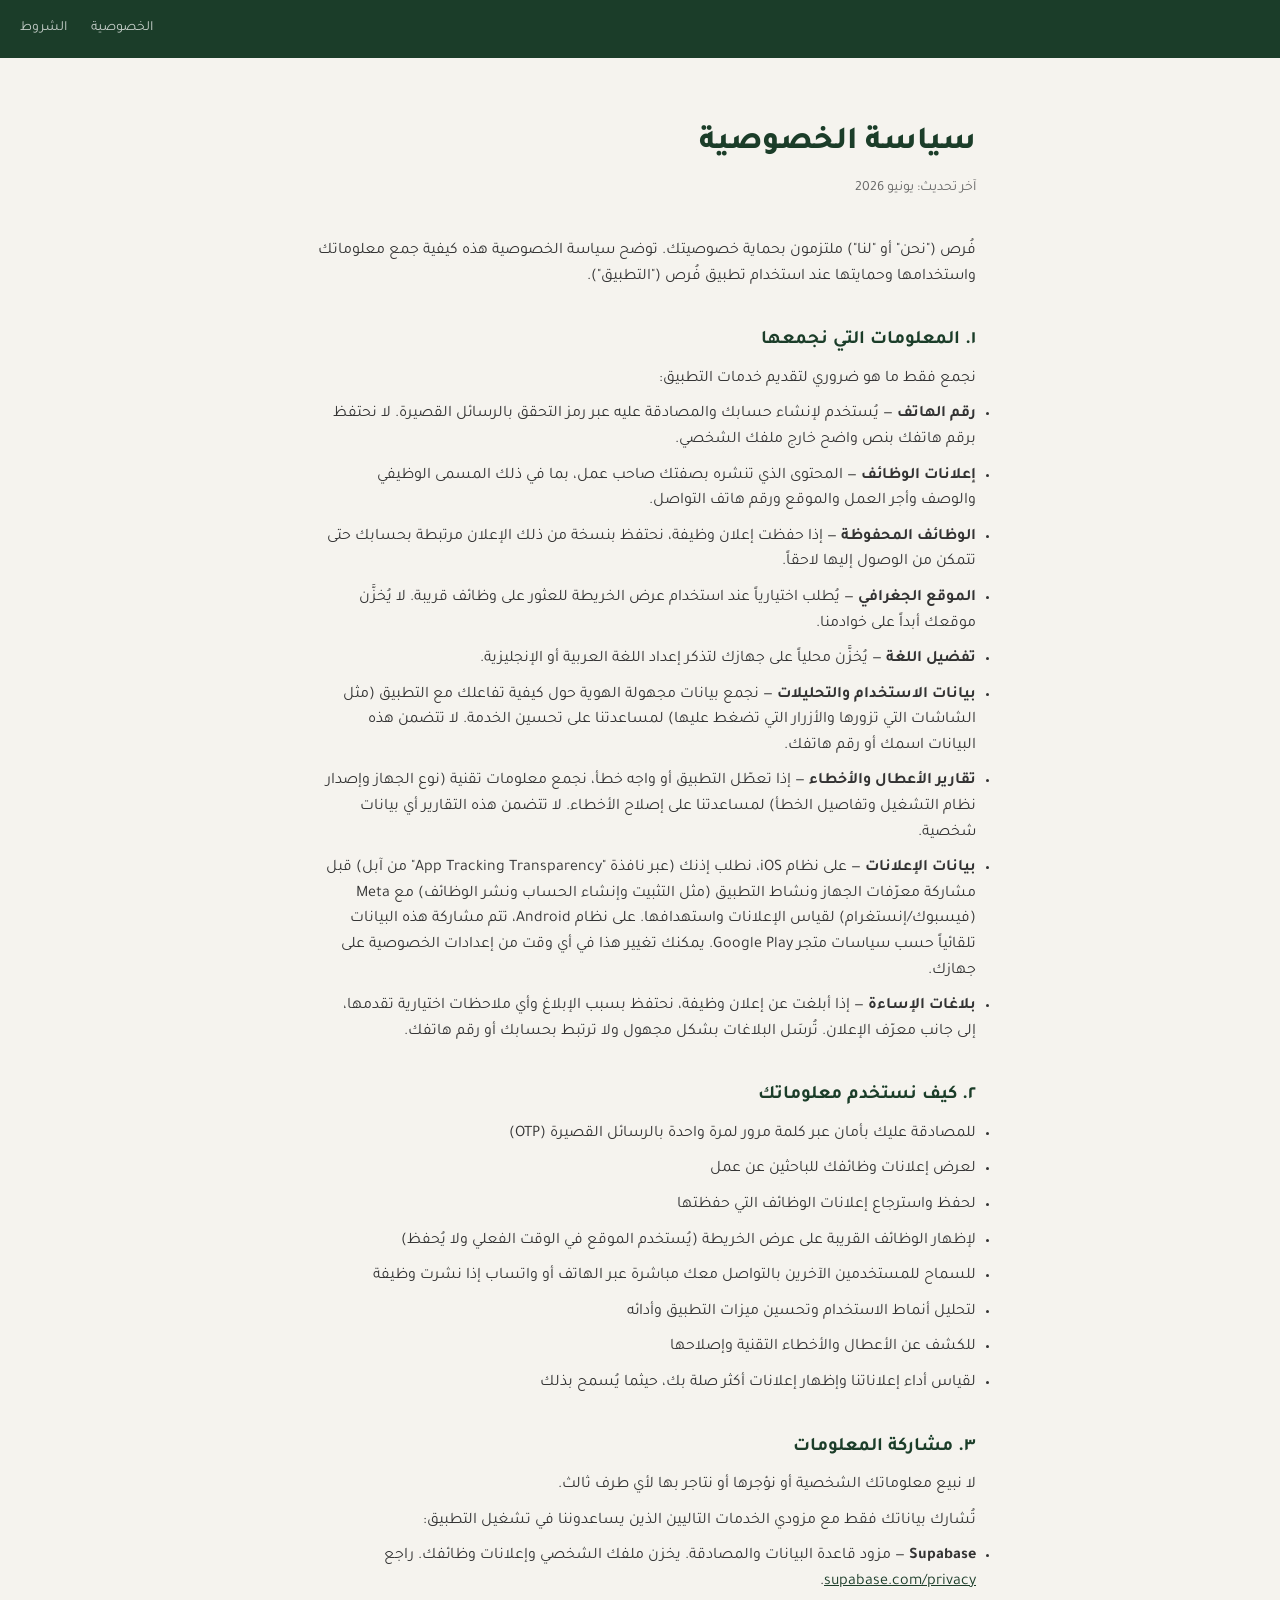
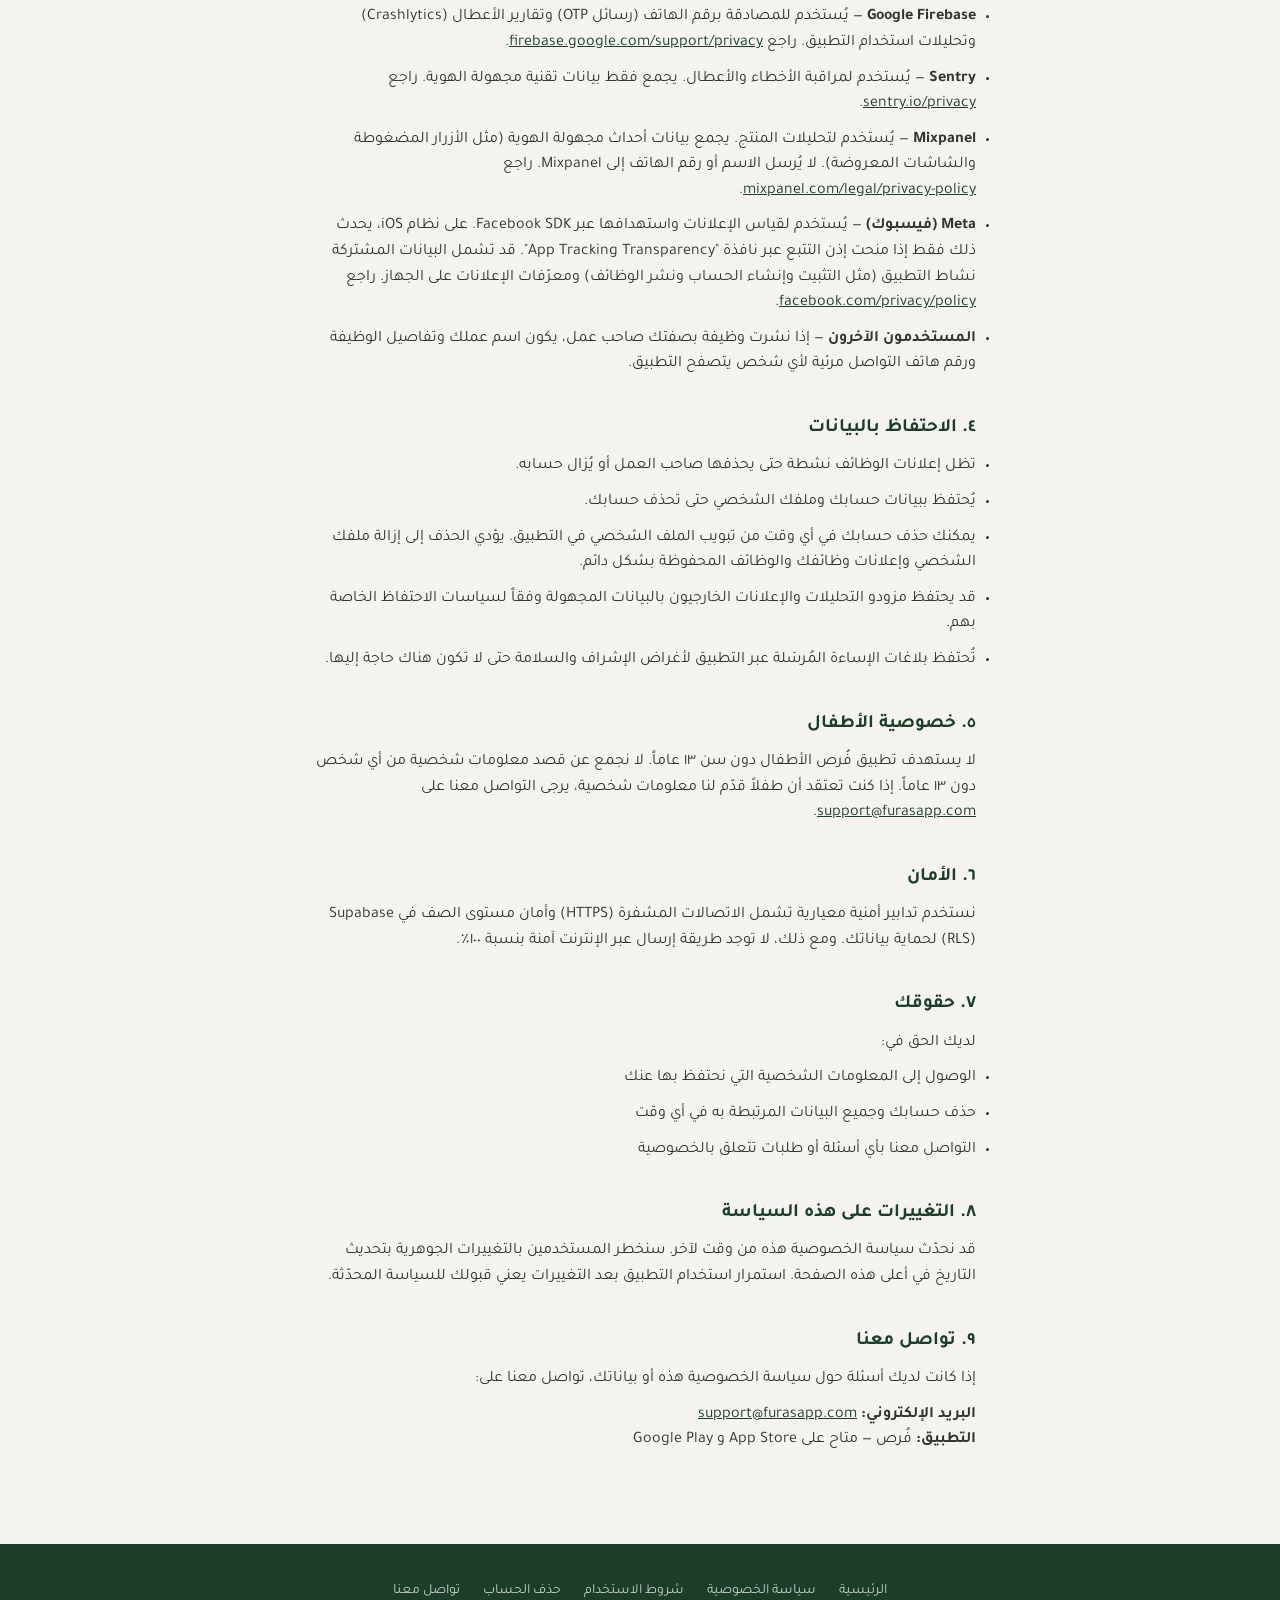
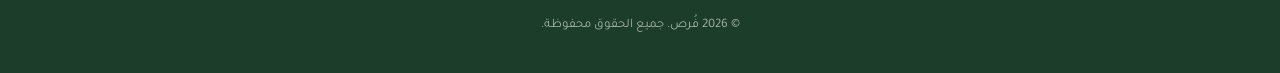
<file: privacy-ar.html>
<!DOCTYPE html>
<html lang="ar" dir="rtl">
<head>
  <meta charset="UTF-8" />
  <meta name="viewport" content="width=device-width, initial-scale=1.0" />
  <title>سياسة الخصوصية — فُرص</title>
  <link rel="canonical" href="https://furasapp.com/privacy-ar.html" />
  <link rel="alternate" hreflang="ar" href="https://furasapp.com/privacy-ar.html" />
  <link rel="alternate" hreflang="en" href="https://furasapp.com/privacy.html" />
  <link rel="alternate" hreflang="x-default" href="https://furasapp.com/privacy.html" />
  <link rel="stylesheet" href="style.css" />
  <link rel="preconnect" href="https://fonts.googleapis.com">
  <link href="https://fonts.googleapis.com/css2?family=Tajawal:wght@400;700;800&display=swap" rel="stylesheet">
  <style>
    body { font-family: 'Tajawal', sans-serif; }
    .legal { direction: rtl; text-align: right; }
  </style>
</head>
<body class="rtl">

<nav>
  <a class="logo" href="index.html"></a>
  <div class="nav-links">
    <a href="privacy-ar.html">الخصوصية</a>
    <a href="terms-ar.html">الشروط</a>
  </div>
</nav>

<div class="legal">
  <h1>سياسة الخصوصية</h1>
  <p class="updated">آخر تحديث: يونيو 2026</p>

  <p>فُرص ("نحن" أو "لنا") ملتزمون بحماية خصوصيتك. توضح سياسة الخصوصية هذه كيفية جمع معلوماتك واستخدامها وحمايتها عند استخدام تطبيق فُرص ("التطبيق").</p>

  <h2>١. المعلومات التي نجمعها</h2>
  <p>نجمع فقط ما هو ضروري لتقديم خدمات التطبيق:</p>
  <ul>
    <li><strong>رقم الهاتف</strong> — يُستخدم لإنشاء حسابك والمصادقة عليه عبر رمز التحقق بالرسائل القصيرة. لا نحتفظ برقم هاتفك بنص واضح خارج ملفك الشخصي.</li>
    <li><strong>إعلانات الوظائف</strong> — المحتوى الذي تنشره بصفتك صاحب عمل، بما في ذلك المسمى الوظيفي والوصف وأجر العمل والموقع ورقم هاتف التواصل.</li>
    <li><strong>الوظائف المحفوظة</strong> — إذا حفظت إعلان وظيفة، نحتفظ بنسخة من ذلك الإعلان مرتبطة بحسابك حتى تتمكن من الوصول إليها لاحقاً.</li>
    <li><strong>الموقع الجغرافي</strong> — يُطلب اختيارياً عند استخدام عرض الخريطة للعثور على وظائف قريبة. لا يُخزَّن موقعك أبداً على خوادمنا.</li>
    <li><strong>تفضيل اللغة</strong> — يُخزَّن محلياً على جهازك لتذكر إعداد اللغة العربية أو الإنجليزية.</li>
    <li><strong>بيانات الاستخدام والتحليلات</strong> — نجمع بيانات مجهولة الهوية حول كيفية تفاعلك مع التطبيق (مثل الشاشات التي تزورها والأزرار التي تضغط عليها) لمساعدتنا على تحسين الخدمة. لا تتضمن هذه البيانات اسمك أو رقم هاتفك.</li>
    <li><strong>تقارير الأعطال والأخطاء</strong> — إذا تعطّل التطبيق أو واجه خطأ، نجمع معلومات تقنية (نوع الجهاز وإصدار نظام التشغيل وتفاصيل الخطأ) لمساعدتنا على إصلاح الأخطاء. لا تتضمن هذه التقارير أي بيانات شخصية.</li>
    <li><strong>بيانات الإعلانات</strong> — على نظام iOS، نطلب إذنك (عبر نافذة "App Tracking Transparency" من آبل) قبل مشاركة معرّفات الجهاز ونشاط التطبيق (مثل التثبيت وإنشاء الحساب ونشر الوظائف) مع Meta (فيسبوك/إنستغرام) لقياس الإعلانات واستهدافها. على نظام Android، تتم مشاركة هذه البيانات تلقائياً حسب سياسات متجر Google Play. يمكنك تغيير هذا في أي وقت من إعدادات الخصوصية على جهازك.</li>
    <li><strong>بلاغات الإساءة</strong> — إذا أبلغت عن إعلان وظيفة، نحتفظ بسبب الإبلاغ وأي ملاحظات اختيارية تقدمها، إلى جانب معرّف الإعلان. تُرسَل البلاغات بشكل مجهول ولا ترتبط بحسابك أو رقم هاتفك.</li>
  </ul>

  <h2>٢. كيف نستخدم معلوماتك</h2>
  <ul>
    <li>للمصادقة عليك بأمان عبر كلمة مرور لمرة واحدة بالرسائل القصيرة (OTP)</li>
    <li>لعرض إعلانات وظائفك للباحثين عن عمل</li>
    <li>لحفظ واسترجاع إعلانات الوظائف التي حفظتها</li>
    <li>لإظهار الوظائف القريبة على عرض الخريطة (يُستخدم الموقع في الوقت الفعلي ولا يُحفظ)</li>
    <li>للسماح للمستخدمين الآخرين بالتواصل معك مباشرة عبر الهاتف أو واتساب إذا نشرت وظيفة</li>
    <li>لتحليل أنماط الاستخدام وتحسين ميزات التطبيق وأدائه</li>
    <li>للكشف عن الأعطال والأخطاء التقنية وإصلاحها</li>
    <li>لقياس أداء إعلاناتنا وإظهار إعلانات أكثر صلة بك، حيثما يُسمح بذلك</li>
  </ul>

  <h2>٣. مشاركة المعلومات</h2>
  <p>لا نبيع معلوماتك الشخصية أو نؤجرها أو نتاجر بها لأي طرف ثالث.</p>
  <p>تُشارك بياناتك فقط مع مزودي الخدمات التاليين الذين يساعدوننا في تشغيل التطبيق:</p>
  <ul>
    <li><strong>Supabase</strong> — مزود قاعدة البيانات والمصادقة. يخزن ملفك الشخصي وإعلانات وظائفك. راجع <a href="https://supabase.com/privacy" target="_blank" rel="noopener">supabase.com/privacy</a>.</li>
    <li><strong>Google Firebase</strong> — يُستخدم للمصادقة برقم الهاتف (رسائل OTP) وتقارير الأعطال (Crashlytics) وتحليلات استخدام التطبيق. راجع <a href="https://firebase.google.com/support/privacy" target="_blank" rel="noopener">firebase.google.com/support/privacy</a>.</li>
    <li><strong>Sentry</strong> — يُستخدم لمراقبة الأخطاء والأعطال. يجمع فقط بيانات تقنية مجهولة الهوية. راجع <a href="https://sentry.io/privacy/" target="_blank" rel="noopener">sentry.io/privacy</a>.</li>
    <li><strong>Mixpanel</strong> — يُستخدم لتحليلات المنتج. يجمع بيانات أحداث مجهولة الهوية (مثل الأزرار المضغوطة والشاشات المعروضة). لا يُرسل الاسم أو رقم الهاتف إلى Mixpanel. راجع <a href="https://mixpanel.com/legal/privacy-policy/" target="_blank" rel="noopener">mixpanel.com/legal/privacy-policy</a>.</li>
    <li><strong>Meta (فيسبوك)</strong> — يُستخدم لقياس الإعلانات واستهدافها عبر Facebook SDK. على نظام iOS، يحدث ذلك فقط إذا منحت إذن التتبع عبر نافذة "App Tracking Transparency". قد تشمل البيانات المشتركة نشاط التطبيق (مثل التثبيت وإنشاء الحساب ونشر الوظائف) ومعرّفات الإعلانات على الجهاز. راجع <a href="https://www.facebook.com/privacy/policy/" target="_blank" rel="noopener">facebook.com/privacy/policy</a>.</li>
    <li><strong>المستخدمون الآخرون</strong> — إذا نشرت وظيفة بصفتك صاحب عمل، يكون اسم عملك وتفاصيل الوظيفة ورقم هاتف التواصل مرئية لأي شخص يتصفح التطبيق.</li>
  </ul>

  <h2>٤. الاحتفاظ بالبيانات</h2>
  <ul>
    <li>تظل إعلانات الوظائف نشطة حتى يحذفها صاحب العمل أو يُزال حسابه.</li>
    <li>يُحتفظ ببيانات حسابك وملفك الشخصي حتى تحذف حسابك.</li>
    <li>يمكنك حذف حسابك في أي وقت من تبويب الملف الشخصي في التطبيق. يؤدي الحذف إلى إزالة ملفك الشخصي وإعلانات وظائفك والوظائف المحفوظة بشكل دائم.</li>
    <li>قد يحتفظ مزودو التحليلات والإعلانات الخارجيون بالبيانات المجهولة وفقاً لسياسات الاحتفاظ الخاصة بهم.</li>
    <li>تُحتفظ بلاغات الإساءة المُرسَلة عبر التطبيق لأغراض الإشراف والسلامة حتى لا تكون هناك حاجة إليها.</li>
  </ul>

  <h2>٥. خصوصية الأطفال</h2>
  <p>لا يستهدف تطبيق فُرص الأطفال دون سن ١٣ عاماً. لا نجمع عن قصد معلومات شخصية من أي شخص دون ١٣ عاماً. إذا كنت تعتقد أن طفلاً قدّم لنا معلومات شخصية، يرجى التواصل معنا على <a href="mailto:support@furasapp.com">support@furasapp.com</a>.</p>

  <h2>٦. الأمان</h2>
  <p>نستخدم تدابير أمنية معيارية تشمل الاتصالات المشفرة (HTTPS) وأمان مستوى الصف في Supabase (RLS) لحماية بياناتك. ومع ذلك، لا توجد طريقة إرسال عبر الإنترنت آمنة بنسبة ١٠٠٪.</p>

  <h2>٧. حقوقك</h2>
  <p>لديك الحق في:</p>
  <ul>
    <li>الوصول إلى المعلومات الشخصية التي نحتفظ بها عنك</li>
    <li>حذف حسابك وجميع البيانات المرتبطة به في أي وقت</li>
    <li>التواصل معنا بأي أسئلة أو طلبات تتعلق بالخصوصية</li>
  </ul>

  <h2>٨. التغييرات على هذه السياسة</h2>
  <p>قد نحدّث سياسة الخصوصية هذه من وقت لآخر. سنخطر المستخدمين بالتغييرات الجوهرية بتحديث التاريخ في أعلى هذه الصفحة. استمرار استخدام التطبيق بعد التغييرات يعني قبولك للسياسة المحدّثة.</p>

  <h2>٩. تواصل معنا</h2>
  <p>إذا كانت لديك أسئلة حول سياسة الخصوصية هذه أو بياناتك، تواصل معنا على:</p>
  <p><strong>البريد الإلكتروني:</strong> <a href="mailto:support@furasapp.com">support@furasapp.com</a><br/>
  <strong>التطبيق:</strong> فُرص — متاح على App Store و Google Play</p>
</div>

<footer>
  <div class="footer-links">
    <a href="index.html">الرئيسية</a>
    <a href="privacy-ar.html">سياسة الخصوصية</a>
    <a href="terms-ar.html">شروط الاستخدام</a>
    <a href="delete-account-ar.html">حذف الحساب</a>
    <a href="mailto:support@furasapp.com">تواصل معنا</a>
  </div>
  <p class="copy">&copy; 2026 فُرص. جميع الحقوق محفوظة.</p>
</footer>

</body>
</html>
</file>
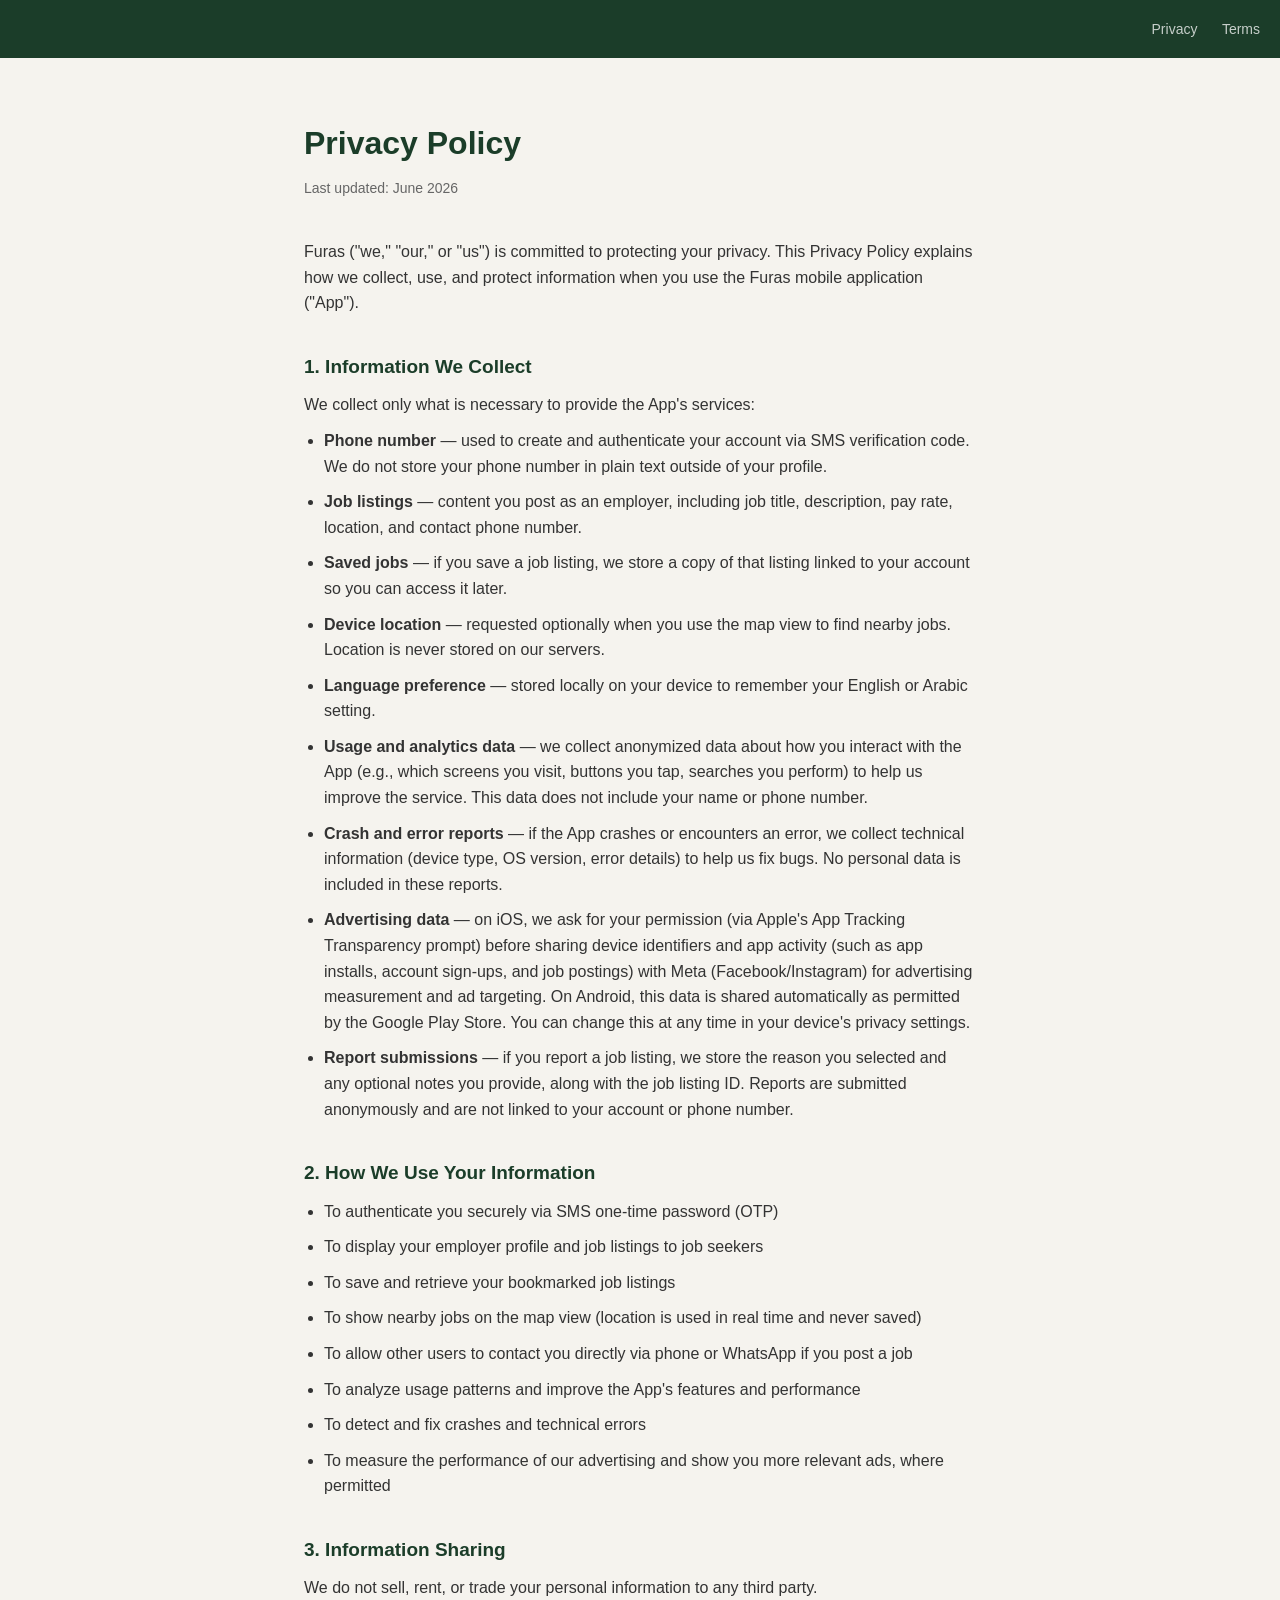
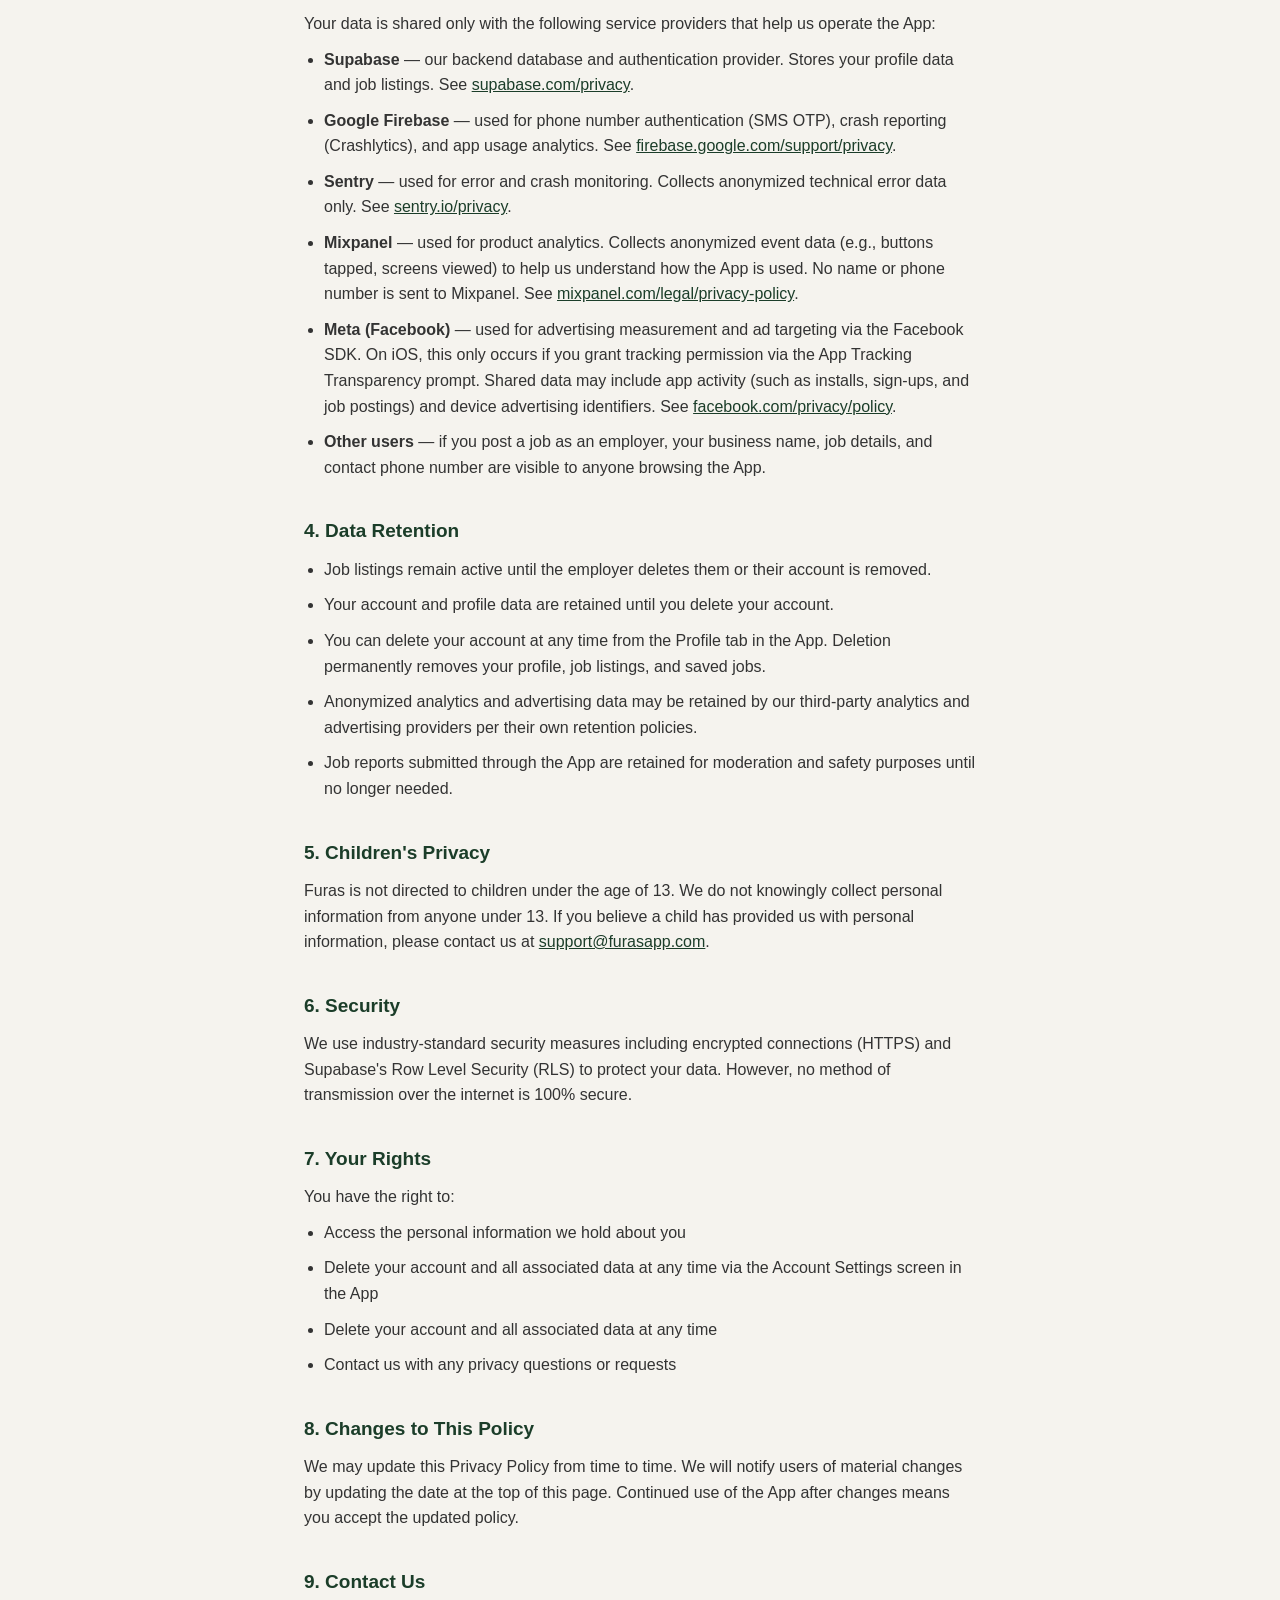
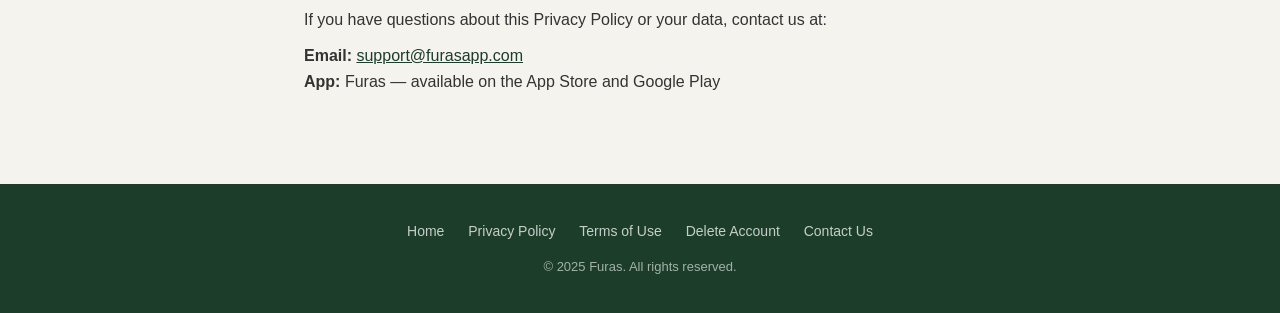
<file: privacy.html>
<!DOCTYPE html>
<html lang="en">
<head>
  <meta charset="UTF-8" />
  <meta name="viewport" content="width=device-width, initial-scale=1.0" />
  <title>Privacy Policy — Furas</title>
  <link rel="canonical" href="https://furasapp.com/privacy.html" />
  <link rel="alternate" hreflang="en" href="https://furasapp.com/privacy.html" />
  <link rel="alternate" hreflang="ar" href="https://furasapp.com/privacy-ar.html" />
  <link rel="alternate" hreflang="x-default" href="https://furasapp.com/privacy.html" />
  <link rel="stylesheet" href="style.css" />
</head>
<body>

<nav>
  <a class="logo" href="index.html"></a>
  <div class="nav-links">
    <a href="privacy.html">Privacy</a>
    <a href="terms.html">Terms</a>
  </div>
</nav>

<div class="legal">
  <h1>Privacy Policy</h1>
  <p class="updated">Last updated: June 2026</p>

  <p>Furas ("we," "our," or "us") is committed to protecting your privacy. This Privacy Policy explains how we collect, use, and protect information when you use the Furas mobile application ("App").</p>

  <h2>1. Information We Collect</h2>
  <p>We collect only what is necessary to provide the App's services:</p>
  <ul>
    <li><strong>Phone number</strong> — used to create and authenticate your account via SMS verification code. We do not store your phone number in plain text outside of your profile.</li>
    <li><strong>Job listings</strong> — content you post as an employer, including job title, description, pay rate, location, and contact phone number.</li>
    <li><strong>Saved jobs</strong> — if you save a job listing, we store a copy of that listing linked to your account so you can access it later.</li>
    <li><strong>Device location</strong> — requested optionally when you use the map view to find nearby jobs. Location is never stored on our servers.</li>
    <li><strong>Language preference</strong> — stored locally on your device to remember your English or Arabic setting.</li>
    <li><strong>Usage and analytics data</strong> — we collect anonymized data about how you interact with the App (e.g., which screens you visit, buttons you tap, searches you perform) to help us improve the service. This data does not include your name or phone number.</li>
    <li><strong>Crash and error reports</strong> — if the App crashes or encounters an error, we collect technical information (device type, OS version, error details) to help us fix bugs. No personal data is included in these reports.</li>
    <li><strong>Advertising data</strong> — on iOS, we ask for your permission (via Apple's App Tracking Transparency prompt) before sharing device identifiers and app activity (such as app installs, account sign-ups, and job postings) with Meta (Facebook/Instagram) for advertising measurement and ad targeting. On Android, this data is shared automatically as permitted by the Google Play Store. You can change this at any time in your device's privacy settings.</li>
    <li><strong>Report submissions</strong> — if you report a job listing, we store the reason you selected and any optional notes you provide, along with the job listing ID. Reports are submitted anonymously and are not linked to your account or phone number.</li>
  </ul>

  <h2>2. How We Use Your Information</h2>
  <ul>
    <li>To authenticate you securely via SMS one-time password (OTP)</li>
    <li>To display your employer profile and job listings to job seekers</li>
    <li>To save and retrieve your bookmarked job listings</li>
    <li>To show nearby jobs on the map view (location is used in real time and never saved)</li>
    <li>To allow other users to contact you directly via phone or WhatsApp if you post a job</li>
    <li>To analyze usage patterns and improve the App's features and performance</li>
    <li>To detect and fix crashes and technical errors</li>
    <li>To measure the performance of our advertising and show you more relevant ads, where permitted</li>
  </ul>

  <h2>3. Information Sharing</h2>
  <p>We do not sell, rent, or trade your personal information to any third party.</p>
  <p>Your data is shared only with the following service providers that help us operate the App:</p>
  <ul>
    <li><strong>Supabase</strong> — our backend database and authentication provider. Stores your profile data and job listings. See <a href="https://supabase.com/privacy" target="_blank" rel="noopener">supabase.com/privacy</a>.</li>
    <li><strong>Google Firebase</strong> — used for phone number authentication (SMS OTP), crash reporting (Crashlytics), and app usage analytics. See <a href="https://firebase.google.com/support/privacy" target="_blank" rel="noopener">firebase.google.com/support/privacy</a>.</li>
    <li><strong>Sentry</strong> — used for error and crash monitoring. Collects anonymized technical error data only. See <a href="https://sentry.io/privacy/" target="_blank" rel="noopener">sentry.io/privacy</a>.</li>
    <li><strong>Mixpanel</strong> — used for product analytics. Collects anonymized event data (e.g., buttons tapped, screens viewed) to help us understand how the App is used. No name or phone number is sent to Mixpanel. See <a href="https://mixpanel.com/legal/privacy-policy/" target="_blank" rel="noopener">mixpanel.com/legal/privacy-policy</a>.</li>
    <li><strong>Meta (Facebook)</strong> — used for advertising measurement and ad targeting via the Facebook SDK. On iOS, this only occurs if you grant tracking permission via the App Tracking Transparency prompt. Shared data may include app activity (such as installs, sign-ups, and job postings) and device advertising identifiers. See <a href="https://www.facebook.com/privacy/policy/" target="_blank" rel="noopener">facebook.com/privacy/policy</a>.</li>
    <li><strong>Other users</strong> — if you post a job as an employer, your business name, job details, and contact phone number are visible to anyone browsing the App.</li>
  </ul>

  <h2>4. Data Retention</h2>
  <ul>
    <li>Job listings remain active until the employer deletes them or their account is removed.</li>
    <li>Your account and profile data are retained until you delete your account.</li>
    <li>You can delete your account at any time from the Profile tab in the App. Deletion permanently removes your profile, job listings, and saved jobs.</li>
    <li>Anonymized analytics and advertising data may be retained by our third-party analytics and advertising providers per their own retention policies.</li>
    <li>Job reports submitted through the App are retained for moderation and safety purposes until no longer needed.</li>
  </ul>

  <h2>5. Children's Privacy</h2>
  <p>Furas is not directed to children under the age of 13. We do not knowingly collect personal information from anyone under 13. If you believe a child has provided us with personal information, please contact us at <a href="mailto:support@furasapp.com">support@furasapp.com</a>.</p>

  <h2>6. Security</h2>
  <p>We use industry-standard security measures including encrypted connections (HTTPS) and Supabase's Row Level Security (RLS) to protect your data. However, no method of transmission over the internet is 100% secure.</p>

  <h2>7. Your Rights</h2>
  <p>You have the right to:</p>
  <ul>
    <li>Access the personal information we hold about you</li>
    <li>Delete your account and all associated data at any time via the Account Settings screen in the App</li>
    <li>Delete your account and all associated data at any time</li>
    <li>Contact us with any privacy questions or requests</li>
  </ul>

  <h2>8. Changes to This Policy</h2>
  <p>We may update this Privacy Policy from time to time. We will notify users of material changes by updating the date at the top of this page. Continued use of the App after changes means you accept the updated policy.</p>

  <h2>9. Contact Us</h2>
  <p>If you have questions about this Privacy Policy or your data, contact us at:</p>
  <p><strong>Email:</strong> <a href="mailto:support@furasapp.com">support@furasapp.com</a><br/>
  <strong>App:</strong> Furas — available on the App Store and Google Play</p>
</div>

<footer>
  <div class="footer-links">
    <a href="index.html">Home</a>
    <a href="privacy.html">Privacy Policy</a>
    <a href="terms.html">Terms of Use</a>
    <a href="delete-account.html">Delete Account</a>
    <a href="mailto:support@furasapp.com">Contact Us</a>
  </div>
  <p class="copy">&copy; 2025 Furas. All rights reserved.</p>
</footer>

</body>
</html>
</file>
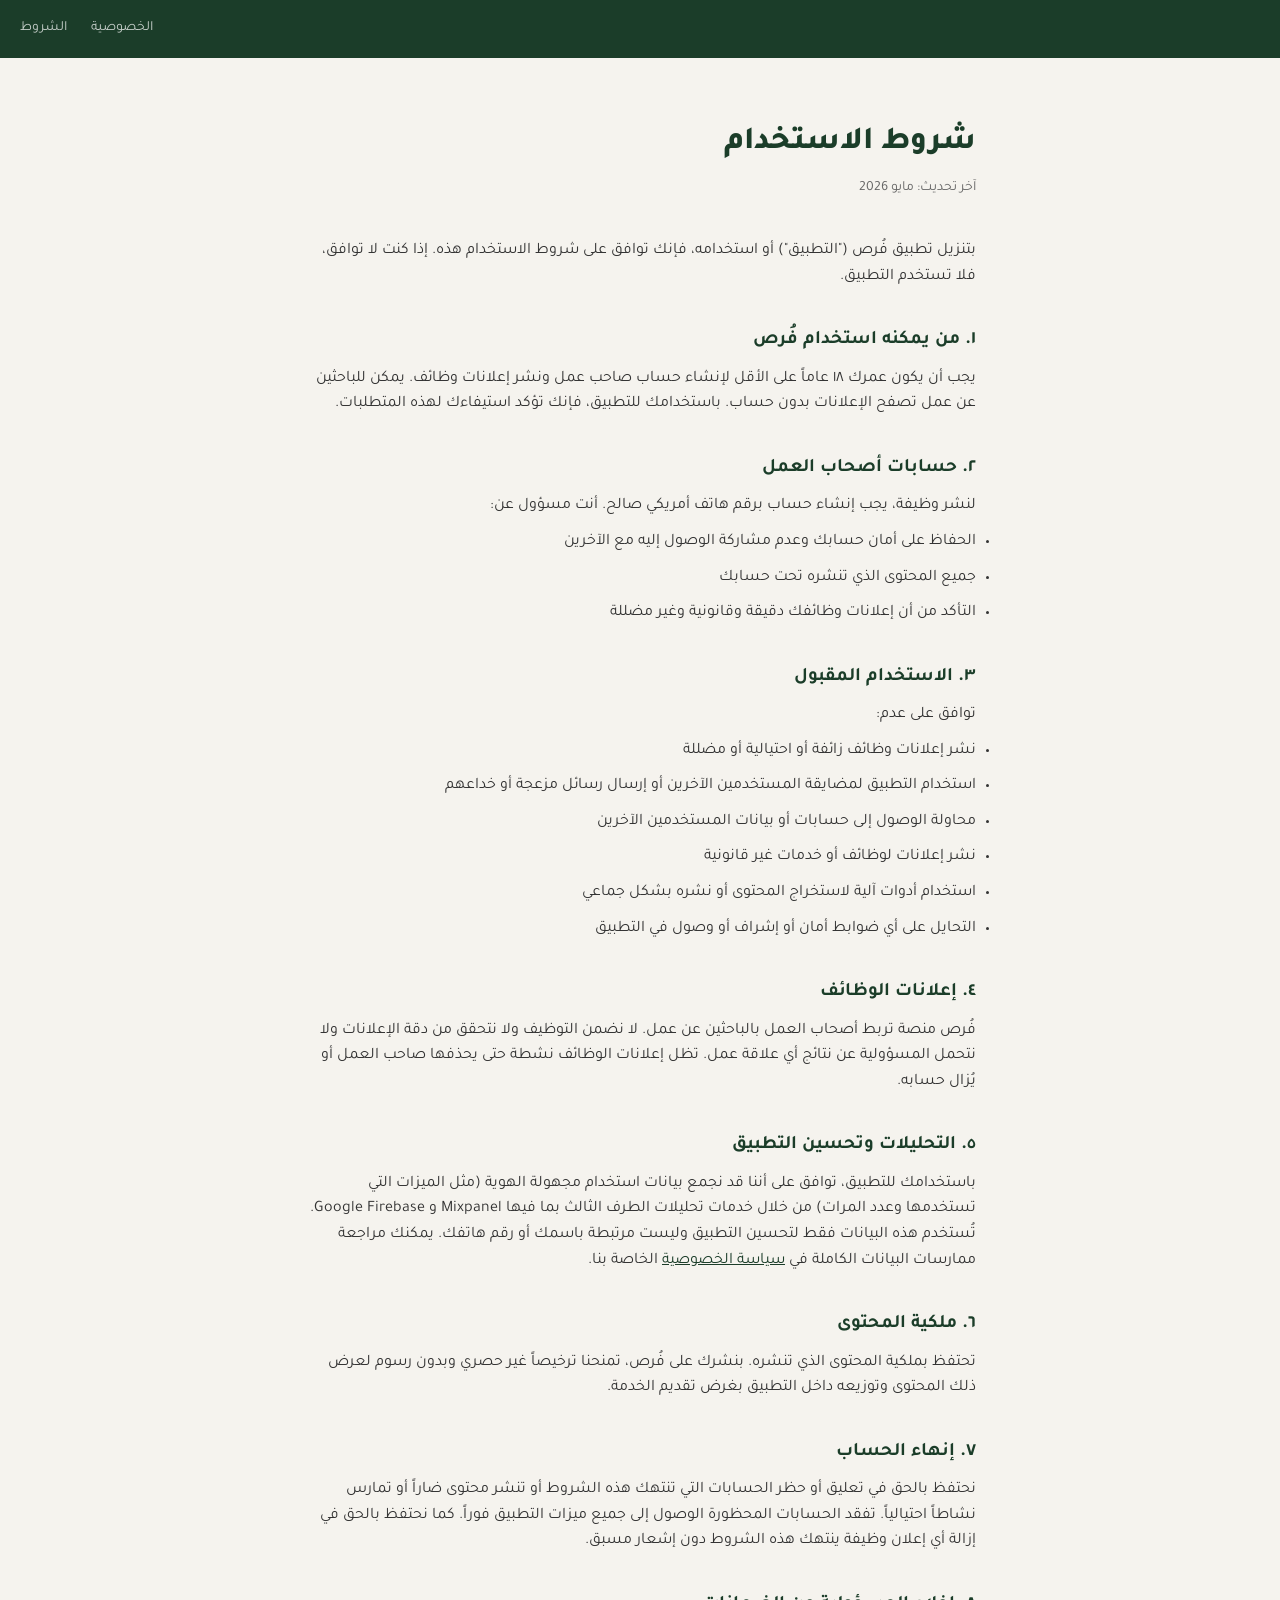
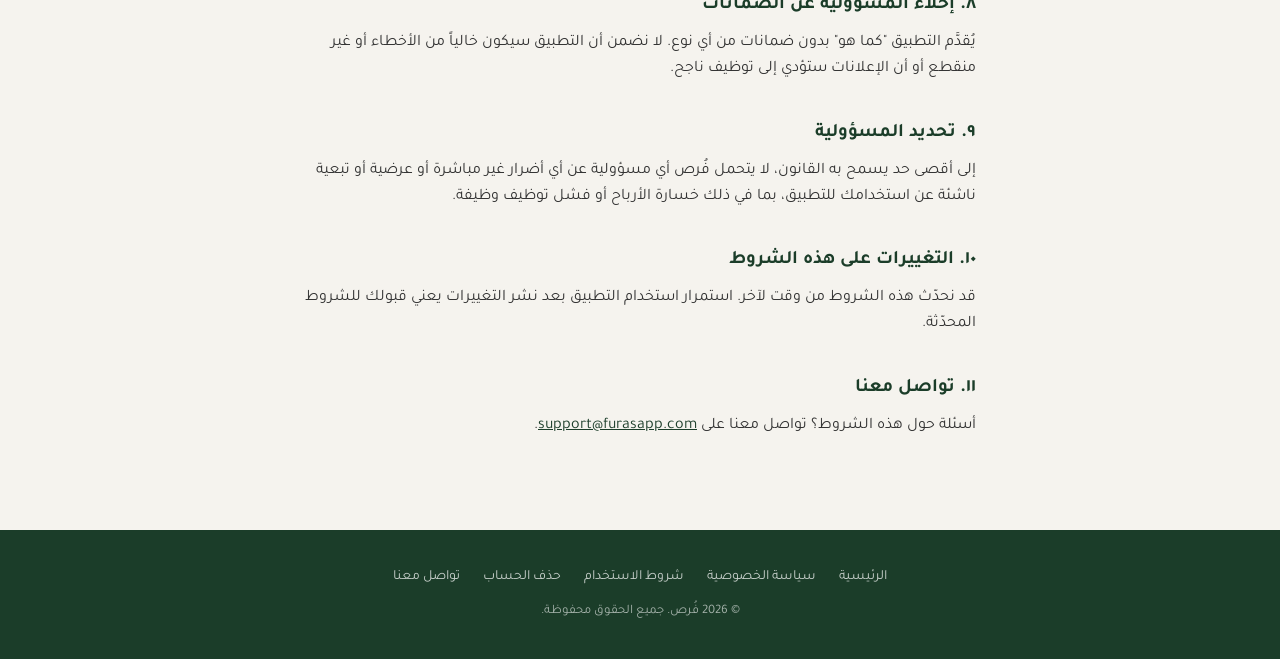
<file: terms-ar.html>
<!DOCTYPE html>
<html lang="ar" dir="rtl">
<head>
  <meta charset="UTF-8" />
  <meta name="viewport" content="width=device-width, initial-scale=1.0" />
  <title>شروط الاستخدام — فُرص</title>
  <link rel="canonical" href="https://furasapp.com/terms-ar.html" />
  <link rel="alternate" hreflang="ar" href="https://furasapp.com/terms-ar.html" />
  <link rel="alternate" hreflang="en" href="https://furasapp.com/terms.html" />
  <link rel="alternate" hreflang="x-default" href="https://furasapp.com/terms.html" />
  <link rel="stylesheet" href="style.css" />
  <link rel="preconnect" href="https://fonts.googleapis.com">
  <link href="https://fonts.googleapis.com/css2?family=Tajawal:wght@400;700;800&display=swap" rel="stylesheet">
  <style>
    body { font-family: 'Tajawal', sans-serif; }
    .legal { direction: rtl; text-align: right; }
  </style>
</head>
<body class="rtl">

<nav>
  <a class="logo" href="index.html"></a>
  <div class="nav-links">
    <a href="privacy-ar.html">الخصوصية</a>
    <a href="terms-ar.html">الشروط</a>
  </div>
</nav>

<div class="legal">
  <h1>شروط الاستخدام</h1>
  <p class="updated">آخر تحديث: مايو 2026</p>

  <p>بتنزيل تطبيق فُرص ("التطبيق") أو استخدامه، فإنك توافق على شروط الاستخدام هذه. إذا كنت لا توافق، فلا تستخدم التطبيق.</p>

  <h2>١. من يمكنه استخدام فُرص</h2>
  <p>يجب أن يكون عمرك ١٨ عاماً على الأقل لإنشاء حساب صاحب عمل ونشر إعلانات وظائف. يمكن للباحثين عن عمل تصفح الإعلانات بدون حساب. باستخدامك للتطبيق، فإنك تؤكد استيفاءك لهذه المتطلبات.</p>

  <h2>٢. حسابات أصحاب العمل</h2>
  <p>لنشر وظيفة، يجب إنشاء حساب برقم هاتف أمريكي صالح. أنت مسؤول عن:</p>
  <ul>
    <li>الحفاظ على أمان حسابك وعدم مشاركة الوصول إليه مع الآخرين</li>
    <li>جميع المحتوى الذي تنشره تحت حسابك</li>
    <li>التأكد من أن إعلانات وظائفك دقيقة وقانونية وغير مضللة</li>
  </ul>

  <h2>٣. الاستخدام المقبول</h2>
  <p>توافق على عدم:</p>
  <ul>
    <li>نشر إعلانات وظائف زائفة أو احتيالية أو مضللة</li>
    <li>استخدام التطبيق لمضايقة المستخدمين الآخرين أو إرسال رسائل مزعجة أو خداعهم</li>
    <li>محاولة الوصول إلى حسابات أو بيانات المستخدمين الآخرين</li>
    <li>نشر إعلانات لوظائف أو خدمات غير قانونية</li>
    <li>استخدام أدوات آلية لاستخراج المحتوى أو نشره بشكل جماعي</li>
    <li>التحايل على أي ضوابط أمان أو إشراف أو وصول في التطبيق</li>
  </ul>

  <h2>٤. إعلانات الوظائف</h2>
  <p>فُرص منصة تربط أصحاب العمل بالباحثين عن عمل. لا نضمن التوظيف ولا نتحقق من دقة الإعلانات ولا نتحمل المسؤولية عن نتائج أي علاقة عمل. تظل إعلانات الوظائف نشطة حتى يحذفها صاحب العمل أو يُزال حسابه.</p>

  <h2>٥. التحليلات وتحسين التطبيق</h2>
  <p>باستخدامك للتطبيق، توافق على أننا قد نجمع بيانات استخدام مجهولة الهوية (مثل الميزات التي تستخدمها وعدد المرات) من خلال خدمات تحليلات الطرف الثالث بما فيها Mixpanel و Google Firebase. تُستخدم هذه البيانات فقط لتحسين التطبيق وليست مرتبطة باسمك أو رقم هاتفك. يمكنك مراجعة ممارسات البيانات الكاملة في <a href="privacy-ar.html">سياسة الخصوصية</a> الخاصة بنا.</p>

  <h2>٦. ملكية المحتوى</h2>
  <p>تحتفظ بملكية المحتوى الذي تنشره. بنشرك على فُرص، تمنحنا ترخيصاً غير حصري وبدون رسوم لعرض ذلك المحتوى وتوزيعه داخل التطبيق بغرض تقديم الخدمة.</p>

  <h2>٧. إنهاء الحساب</h2>
  <p>نحتفظ بالحق في تعليق أو حظر الحسابات التي تنتهك هذه الشروط أو تنشر محتوى ضاراً أو تمارس نشاطاً احتيالياً. تفقد الحسابات المحظورة الوصول إلى جميع ميزات التطبيق فوراً. كما نحتفظ بالحق في إزالة أي إعلان وظيفة ينتهك هذه الشروط دون إشعار مسبق.</p>

  <h2>٨. إخلاء المسؤولية عن الضمانات</h2>
  <p>يُقدَّم التطبيق "كما هو" بدون ضمانات من أي نوع. لا نضمن أن التطبيق سيكون خالياً من الأخطاء أو غير منقطع أو أن الإعلانات ستؤدي إلى توظيف ناجح.</p>

  <h2>٩. تحديد المسؤولية</h2>
  <p>إلى أقصى حد يسمح به القانون، لا يتحمل فُرص أي مسؤولية عن أي أضرار غير مباشرة أو عرضية أو تبعية ناشئة عن استخدامك للتطبيق، بما في ذلك خسارة الأرباح أو فشل توظيف وظيفة.</p>

  <h2>١٠. التغييرات على هذه الشروط</h2>
  <p>قد نحدّث هذه الشروط من وقت لآخر. استمرار استخدام التطبيق بعد نشر التغييرات يعني قبولك للشروط المحدّثة.</p>

  <h2>١١. تواصل معنا</h2>
  <p>أسئلة حول هذه الشروط؟ تواصل معنا على <a href="mailto:support@furasapp.com">support@furasapp.com</a>.</p>
</div>

<footer>
  <div class="footer-links">
    <a href="index.html">الرئيسية</a>
    <a href="privacy-ar.html">سياسة الخصوصية</a>
    <a href="terms-ar.html">شروط الاستخدام</a>
    <a href="delete-account-ar.html">حذف الحساب</a>
    <a href="mailto:support@furasapp.com">تواصل معنا</a>
  </div>
  <p class="copy">&copy; 2026 فُرص. جميع الحقوق محفوظة.</p>
</footer>

</body>
</html>
</file>
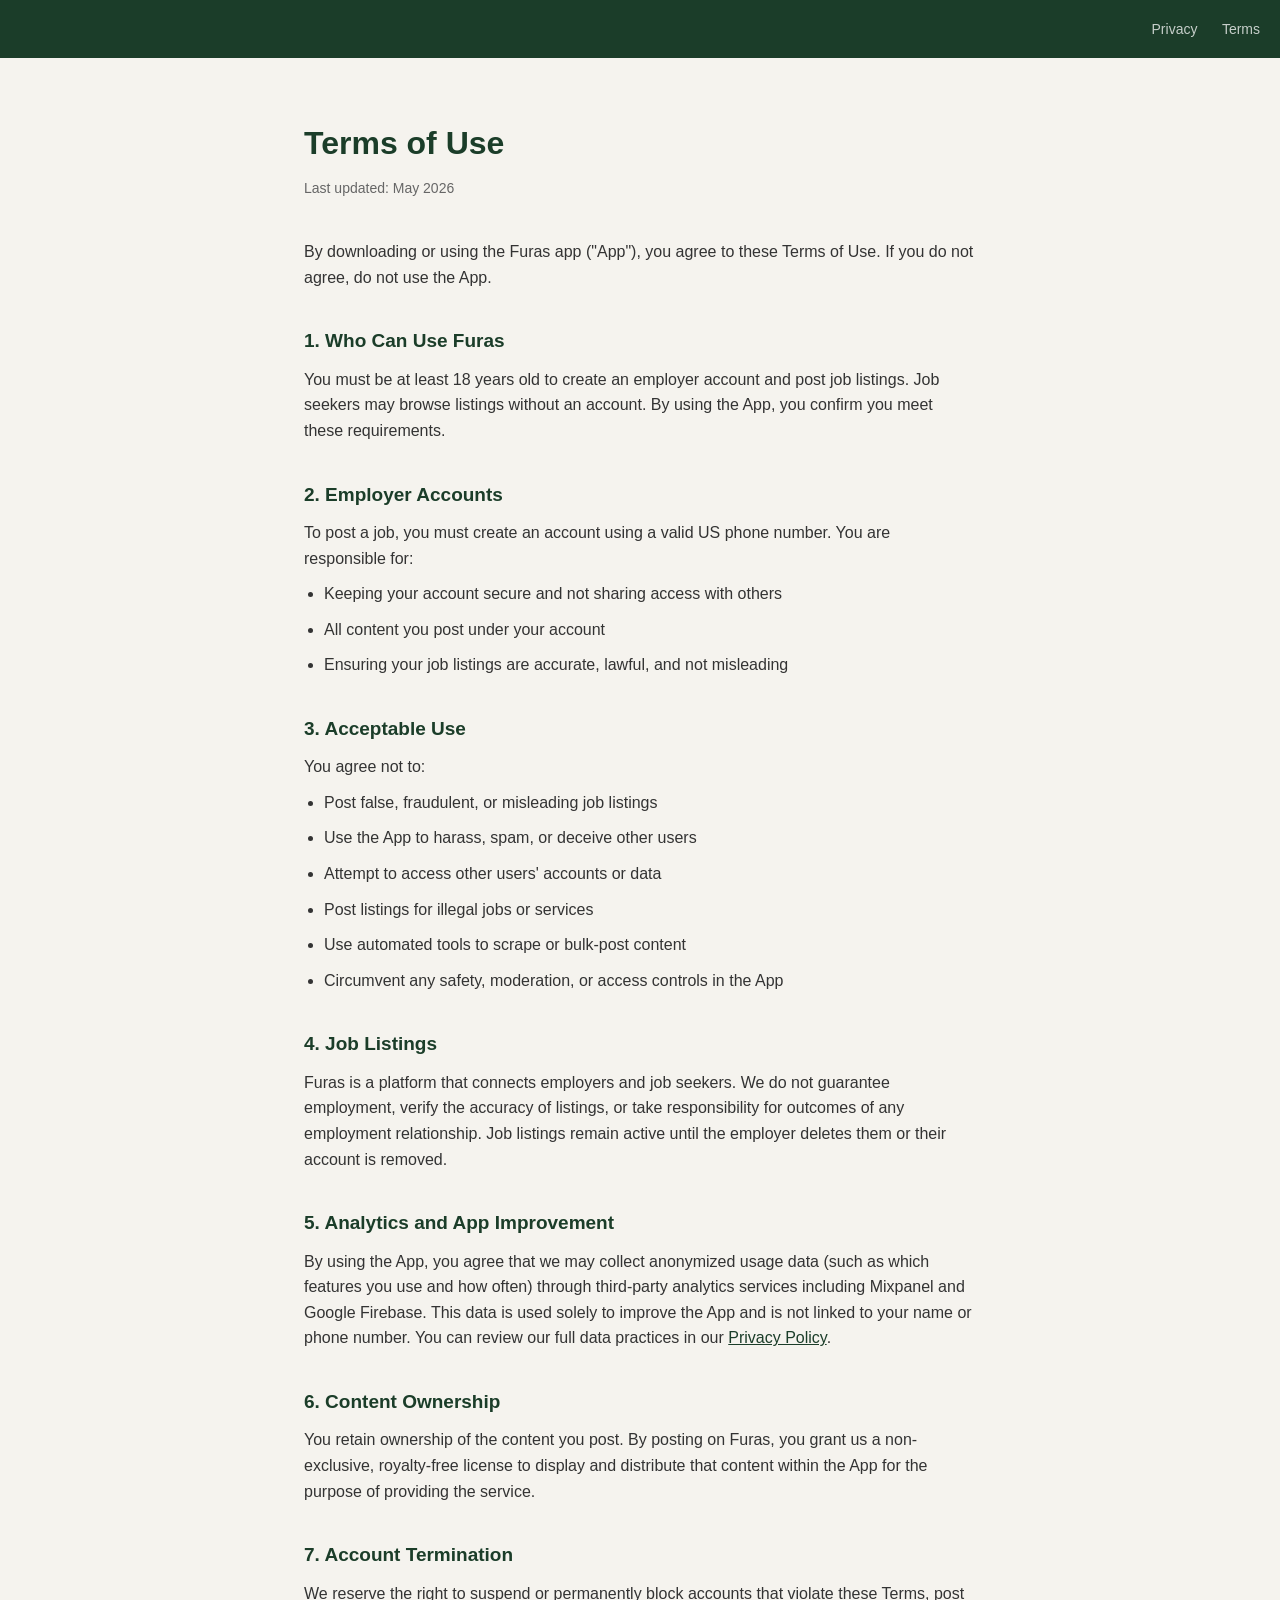
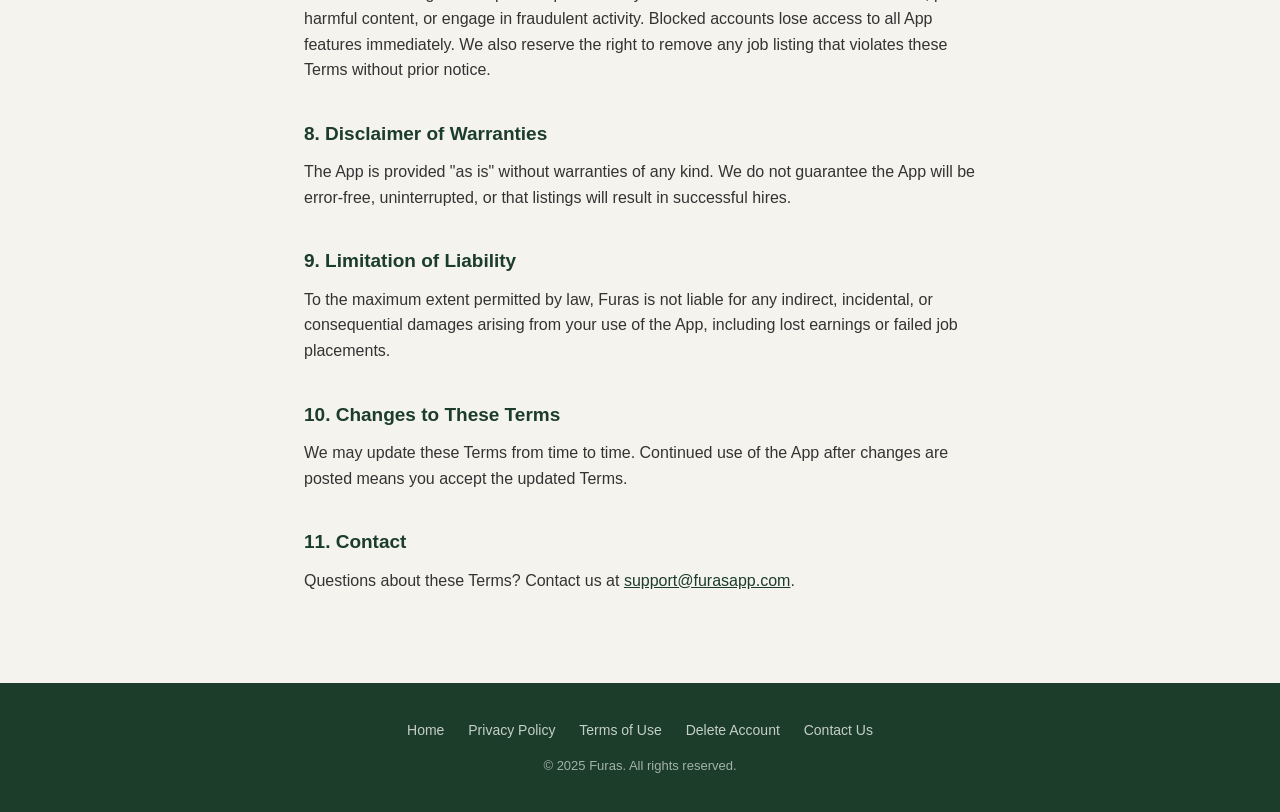
<file: terms.html>
<!DOCTYPE html>
<html lang="en">
<head>
  <meta charset="UTF-8" />
  <meta name="viewport" content="width=device-width, initial-scale=1.0" />
  <title>Terms of Use — Furas</title>
  <link rel="canonical" href="https://furasapp.com/terms.html" />
  <link rel="alternate" hreflang="en" href="https://furasapp.com/terms.html" />
  <link rel="alternate" hreflang="ar" href="https://furasapp.com/terms-ar.html" />
  <link rel="alternate" hreflang="x-default" href="https://furasapp.com/terms.html" />
  <link rel="stylesheet" href="style.css" />
</head>
<body>

<nav>
  <a class="logo" href="index.html"></a>
  <div class="nav-links">
    <a href="privacy.html">Privacy</a>
    <a href="terms.html">Terms</a>
  </div>
</nav>

<div class="legal">
  <h1>Terms of Use</h1>
  <p class="updated">Last updated: May 2026</p>

  <p>By downloading or using the Furas app ("App"), you agree to these Terms of Use. If you do not agree, do not use the App.</p>

  <h2>1. Who Can Use Furas</h2>
  <p>You must be at least 18 years old to create an employer account and post job listings. Job seekers may browse listings without an account. By using the App, you confirm you meet these requirements.</p>

  <h2>2. Employer Accounts</h2>
  <p>To post a job, you must create an account using a valid US phone number. You are responsible for:</p>
  <ul>
    <li>Keeping your account secure and not sharing access with others</li>
    <li>All content you post under your account</li>
    <li>Ensuring your job listings are accurate, lawful, and not misleading</li>
  </ul>

  <h2>3. Acceptable Use</h2>
  <p>You agree not to:</p>
  <ul>
    <li>Post false, fraudulent, or misleading job listings</li>
    <li>Use the App to harass, spam, or deceive other users</li>
    <li>Attempt to access other users' accounts or data</li>
    <li>Post listings for illegal jobs or services</li>
    <li>Use automated tools to scrape or bulk-post content</li>
    <li>Circumvent any safety, moderation, or access controls in the App</li>
  </ul>

  <h2>4. Job Listings</h2>
  <p>Furas is a platform that connects employers and job seekers. We do not guarantee employment, verify the accuracy of listings, or take responsibility for outcomes of any employment relationship. Job listings remain active until the employer deletes them or their account is removed.</p>

  <h2>5. Analytics and App Improvement</h2>
  <p>By using the App, you agree that we may collect anonymized usage data (such as which features you use and how often) through third-party analytics services including Mixpanel and Google Firebase. This data is used solely to improve the App and is not linked to your name or phone number. You can review our full data practices in our <a href="privacy.html">Privacy Policy</a>.</p>

  <h2>6. Content Ownership</h2>
  <p>You retain ownership of the content you post. By posting on Furas, you grant us a non-exclusive, royalty-free license to display and distribute that content within the App for the purpose of providing the service.</p>

  <h2>7. Account Termination</h2>
  <p>We reserve the right to suspend or permanently block accounts that violate these Terms, post harmful content, or engage in fraudulent activity. Blocked accounts lose access to all App features immediately. We also reserve the right to remove any job listing that violates these Terms without prior notice.</p>

  <h2>8. Disclaimer of Warranties</h2>
  <p>The App is provided "as is" without warranties of any kind. We do not guarantee the App will be error-free, uninterrupted, or that listings will result in successful hires.</p>

  <h2>9. Limitation of Liability</h2>
  <p>To the maximum extent permitted by law, Furas is not liable for any indirect, incidental, or consequential damages arising from your use of the App, including lost earnings or failed job placements.</p>

  <h2>10. Changes to These Terms</h2>
  <p>We may update these Terms from time to time. Continued use of the App after changes are posted means you accept the updated Terms.</p>

  <h2>11. Contact</h2>
  <p>Questions about these Terms? Contact us at <a href="mailto:support@furasapp.com">support@furasapp.com</a>.</p>
</div>

<footer>
  <div class="footer-links">
    <a href="index.html">Home</a>
    <a href="privacy.html">Privacy Policy</a>
    <a href="terms.html">Terms of Use</a>
    <a href="delete-account.html">Delete Account</a>
    <a href="mailto:support@furasapp.com">Contact Us</a>
  </div>
  <p class="copy">&copy; 2025 Furas. All rights reserved.</p>
</footer>

</body>
</html>
</file>
<file: style.css>
* { margin: 0; padding: 0; box-sizing: border-box; }

:root {
  --green: #1b3d29;
  --green-light: #2a5c3f;
  --cream: #f5f3ee;
  --text: #1a1a1a;
  --muted: #666;
}

body {
  font-family: -apple-system, BlinkMacSystemFont, 'Segoe UI', Roboto, sans-serif;
  background: var(--cream);
  color: var(--text);
  line-height: 1.6;
}

body.rtl {
  font-family: 'Tajawal', -apple-system, BlinkMacSystemFont, sans-serif;
  direction: rtl;
}

/* LANGUAGE OVERLAY */
.lang-overlay {
  position: fixed;
  inset: 0;
  background: rgba(0, 0, 0, 0.88);
  display: flex;
  align-items: center;
  justify-content: center;
  z-index: 1000;
  backdrop-filter: blur(6px);
  -webkit-backdrop-filter: blur(6px);
  padding: 24px;
}
.lang-picker {
  background: var(--green);
  border-radius: 24px;
  padding: 48px 32px;
  text-align: center;
  width: 100%;
  max-width: 340px;
}
.lang-picker-sub {
  color: rgba(255, 255, 255, 0.65);
  font-size: 15px;
  margin-bottom: 32px;
  line-height: 1.7;
}
.lang-choices {
  display: flex;
  gap: 12px;
}
.lang-choice-btn {
  flex: 1;
  background: rgba(255, 255, 255, 0.14);
  border: 1.5px solid rgba(255, 255, 255, 0.28);
  color: #fff;
  font-size: 17px;
  font-weight: 700;
  padding: 16px 12px;
  border-radius: 14px;
  cursor: pointer;
  transition: background 0.2s;
  -webkit-tap-highlight-color: transparent;
}
.lang-choice-btn:hover,
.lang-choice-btn:active { background: rgba(255, 255, 255, 0.26); }

/* NAV */
nav {
  background: var(--green);
  padding: 16px 20px;
  display: flex;
  align-items: center;
  justify-content: space-between;
}
nav .logo {
  color: #fff;
  font-size: 22px;
  font-weight: 700;
  text-decoration: none;
  letter-spacing: -0.5px;
}
nav .logo span {
  opacity: 0.55;
  font-weight: 400;
  font-size: 13px;
  margin-right: 8px;
}
body.rtl nav .logo span { margin-right: 0; margin-left: 8px; }

.hero-icon {
  width: 96px;
  height: 96px;
  border-radius: 22px;
  object-fit: cover;
  display: block;
  margin: 0 auto 20px;
}

.nav-right {
  display: flex;
  align-items: center;
  gap: 8px;
}
.nav-links a {
  color: rgba(255, 255, 255, 0.75);
  text-decoration: none;
  font-size: 14px;
  margin-left: 20px;
  transition: color 0.2s;
}
.nav-links a:hover { color: #fff; }
body.rtl .nav-links a { margin-left: 0; margin-right: 20px; }

.lang-toggle {
  background: rgba(255, 255, 255, 0.14);
  border: 1.5px solid rgba(255, 255, 255, 0.28);
  color: #fff;
  font-size: 13px;
  font-weight: 700;
  padding: 7px 16px;
  border-radius: 8px;
  cursor: pointer;
  transition: background 0.2s;
  white-space: nowrap;
  -webkit-tap-highlight-color: transparent;
}
.lang-toggle:hover,
.lang-toggle:active { background: rgba(255, 255, 255, 0.26); }

/* HERO */
.hero {
  background: var(--green);
  color: #fff;
  text-align: center;
  padding: 64px 24px 80px;
}
.hero .tagline-ar {
  font-size: 14px;
  opacity: 0.55;
  letter-spacing: 1px;
  margin-bottom: 14px;
  direction: rtl;
}
.hero h1 {
  font-size: clamp(32px, 6vw, 58px);
  font-weight: 800;
  line-height: 1.1;
  letter-spacing: -1.5px;
  margin-bottom: 20px;
}
body.rtl .hero h1 { letter-spacing: 0; }
.hero h1 span { opacity: 0.5; }
.hero p {
  font-size: 17px;
  opacity: 0.8;
  max-width: 500px;
  margin: 0 auto 40px;
  line-height: 1.7;
}

/* BADGES */
.badges {
  display: flex;
  gap: 14px;
  justify-content: center;
  flex-wrap: wrap;
  align-items: stretch;
}
.badge {
  display: inline-flex;
  align-items: center;
  gap: 12px;
  background: #000;
  border: 1px solid #333;
  color: #fff;
  text-decoration: none;
  padding: 11px 20px;
  border-radius: 13px;
  transition: opacity 0.2s;
  min-width: 170px;
  -webkit-tap-highlight-color: transparent;
}
.badge:hover { opacity: 0.82; }
.badge-icon { width: 26px; height: 26px; flex-shrink: 0; }
.badge-text {
  display: flex;
  flex-direction: column;
  text-align: left;
}
body.rtl .badge-text { text-align: right; }
.badge-line1 { font-size: 11px; opacity: 0.75; line-height: 1.2; }

@keyframes shine {
  0% { background-position: -200% center; }
  100% { background-position: 200% center; }
}
.badge-apple {
  border: 1.5px solid transparent;
  background-clip: padding-box;
  position: relative;
  overflow: hidden;
  box-shadow: 0 0 0 1.5px rgba(255,255,255,0.15), 0 0 12px 2px rgba(255,255,255,0.08);
  padding: 16px 24px;
  font-size: 110%;
}
.badge-apple .badge-line1 { font-size: 12px; }
.badge-apple .badge-line2 { font-size: 20px; }
.badge-apple .badge-icon { width: 30px; height: 30px; }
.badge-apple::after {
  content: '';
  position: absolute;
  top: 0; left: 0; right: 0; bottom: 0;
  background: linear-gradient(105deg, transparent 40%, rgba(255,255,255,0.18) 50%, transparent 60%);
  background-size: 200% auto;
  animation: shine 2.8s linear infinite;
  pointer-events: none;
  border-radius: 13px;
}
.badge-line2 { font-size: 17px; font-weight: 700; line-height: 1.3; }

.badge-google {
  border: 1.5px solid transparent;
  background-clip: padding-box;
  position: relative;
  overflow: hidden;
  box-shadow: 0 0 0 1.5px rgba(255,255,255,0.15), 0 0 12px 2px rgba(255,255,255,0.08);
  padding: 16px 24px;
  font-size: 110%;
}
.badge-google .badge-line1 { font-size: 12px; }
.badge-google .badge-line2 { font-size: 20px; }
.badge-google .badge-icon { width: 30px; height: 30px; }
.badge-google::after {
  content: '';
  position: absolute;
  top: 0; left: 0; right: 0; bottom: 0;
  background: linear-gradient(105deg, transparent 40%, rgba(255,255,255,0.18) 50%, transparent 60%);
  background-size: 200% auto;
  animation: shine 2.8s linear infinite;
  pointer-events: none;
  border-radius: 13px;
}

/* SCREENSHOTS */
.screenshots-title {
  text-align: center;
  font-size: 22px;
  font-weight: 700;
  color: var(--green);
  padding: 8px 20px 0;
}
.screenshots {
  max-width: 1100px;
  margin: 0 auto;
  padding: 24px 20px 12px;
  display: flex;
  direction: ltr;
  gap: 18px;
  overflow-x: auto;
  scroll-snap-type: x mandatory;
  -webkit-overflow-scrolling: touch;
}
.screenshot-link {
  scroll-snap-align: start;
  flex-shrink: 0;
  display: block;
  transition: opacity 0.2s;
}
.screenshot-link:hover { opacity: 0.85; }
.screenshots img {
  height: 460px;
  width: auto;
  border-radius: 24px;
  box-shadow: 0 12px 30px rgba(0,0,0,0.15);
  display: block;
}
@media (max-width: 700px) {
  .screenshots img { height: 360px; }
}

/* FEATURES */
.features {
  max-width: 960px;
  margin: 0 auto;
  padding: 64px 20px;
  display: grid;
  grid-template-columns: repeat(auto-fit, minmax(260px, 1fr));
  gap: 20px;
}
.feature {
  background: #fff;
  border-radius: 16px;
  padding: 28px 24px;
  border: 1px solid #e8e4de;
}
.feature .icon {
  font-size: 30px;
  margin-bottom: 14px;
}
.feature h3 {
  font-size: 17px;
  font-weight: 700;
  margin-bottom: 8px;
  color: var(--green);
}
.feature p {
  font-size: 15px;
  color: var(--muted);
  line-height: 1.6;
}

/* FOOTER */
footer {
  background: var(--green);
  color: rgba(255, 255, 255, 0.6);
  text-align: center;
  padding: 36px 24px;
  font-size: 14px;
}
footer a {
  color: rgba(255, 255, 255, 0.75);
  text-decoration: none;
  margin: 0 10px;
}
footer a:hover { color: #fff; }
footer .footer-links { margin-bottom: 14px; }
footer .copy { font-size: 13px; }

/* LEGAL PAGES */
.legal {
  max-width: 720px;
  margin: 0 auto;
  padding: 60px 24px 80px;
}
.legal h1 {
  font-size: 32px;
  font-weight: 800;
  color: var(--green);
  margin-bottom: 8px;
}
.legal .updated {
  color: var(--muted);
  font-size: 14px;
  margin-bottom: 40px;
}
.legal h2 {
  font-size: 19px;
  font-weight: 700;
  color: var(--green);
  margin: 36px 0 10px;
}
.legal p, .legal li {
  font-size: 16px;
  color: #333;
  margin-bottom: 10px;
}
.legal ul {
  padding-left: 20px;
  margin-bottom: 10px;
}
.legal a { color: var(--green); }

/* MOBILE */
@media (max-width: 600px) {
  .hero { padding: 52px 20px 64px; }
  .hero h1 { font-size: 30px; letter-spacing: -0.5px; }
  .hero p { font-size: 16px; }

  .nav-links { display: none; }

  .badges { flex-direction: column; align-items: center; }
  .badge { width: 100%; max-width: 280px; justify-content: center; }

  .features { padding: 48px 16px; gap: 14px; }
  .feature { padding: 22px 18px; }

  .lang-choice-btn { padding: 18px 12px; font-size: 16px; }
}
</file>
